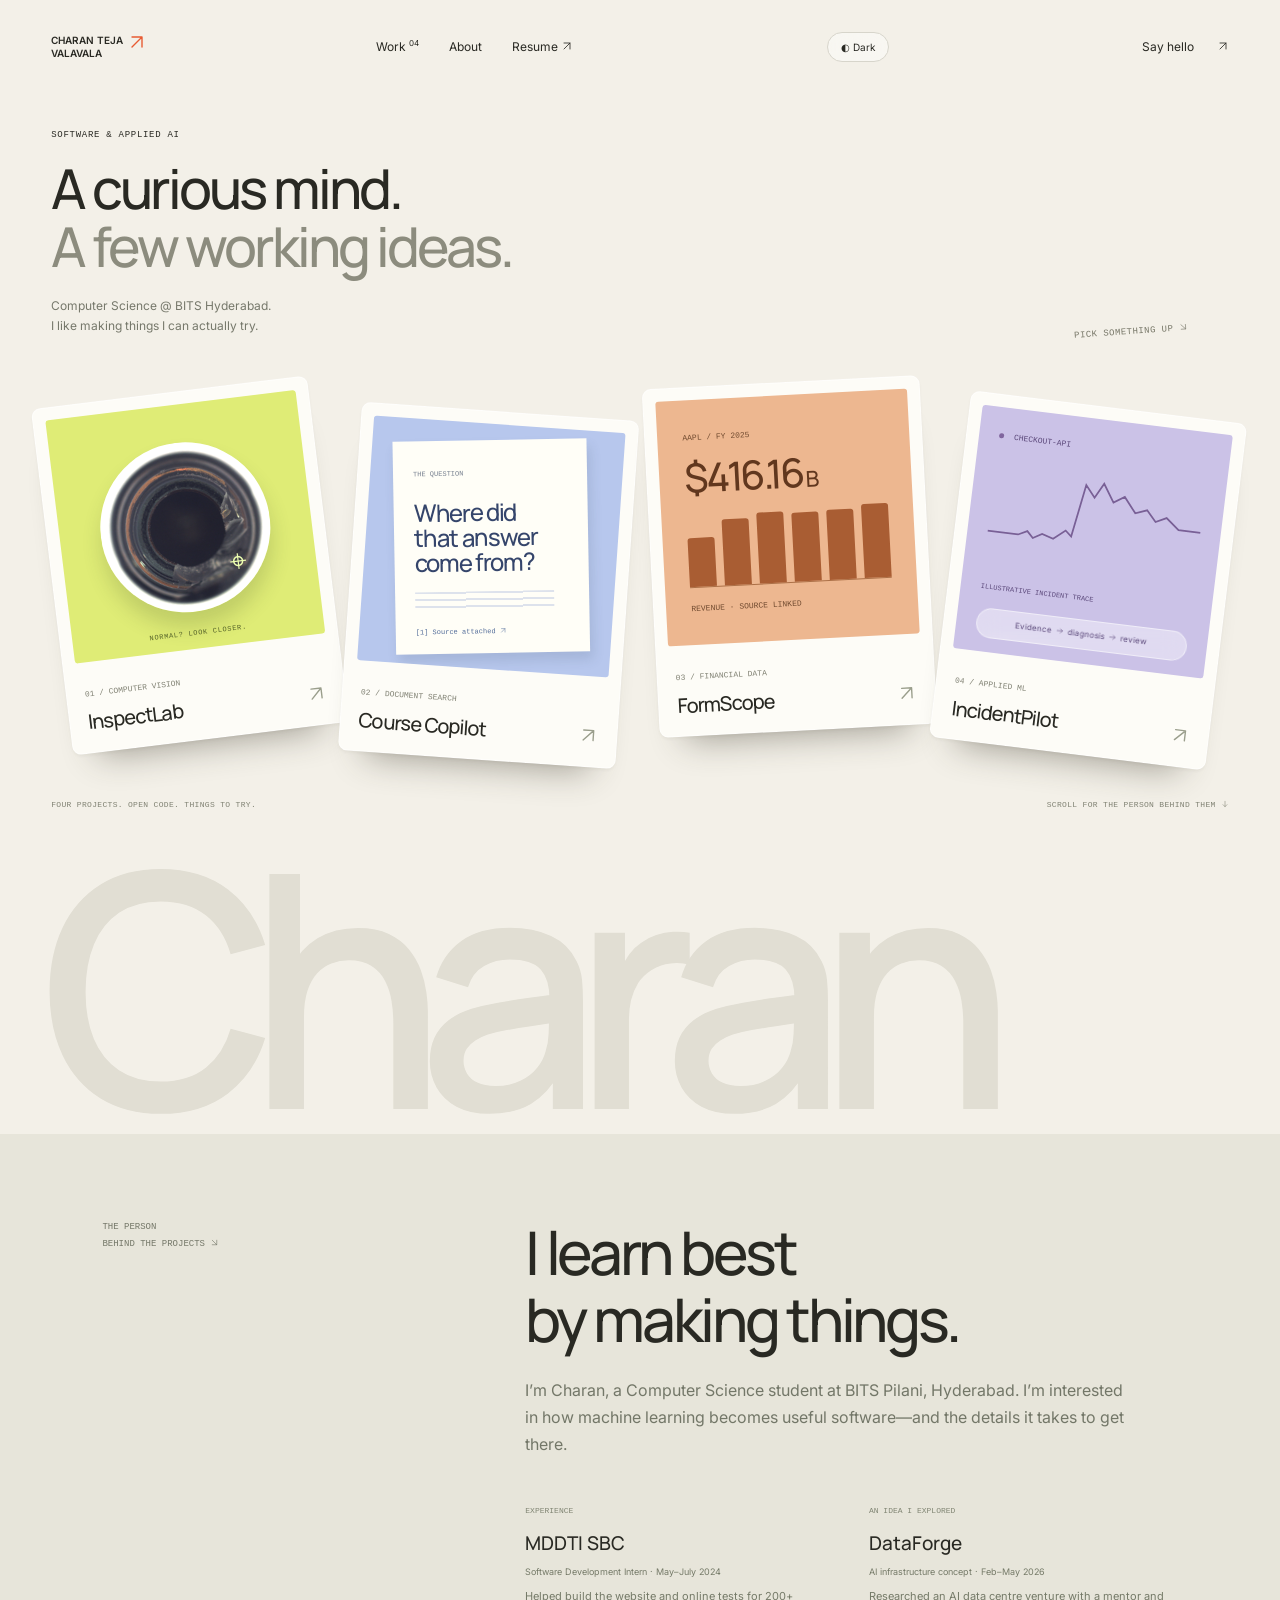
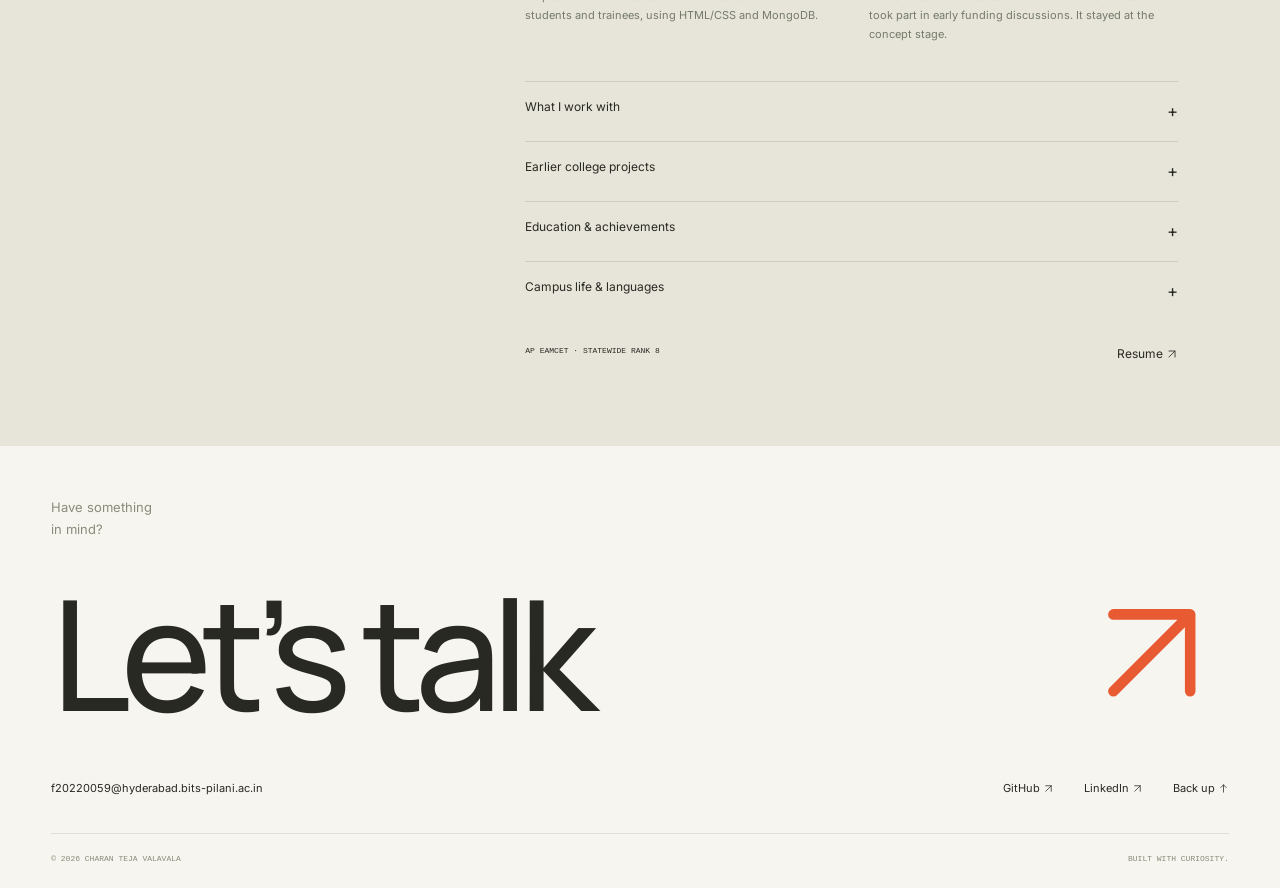
<file: index.html>
<!doctype html>
<html lang="en">
<head>
<meta charset="utf-8">
<meta name="viewport" content="width=device-width, initial-scale=1">
<meta name="theme-color" content="#f7f7f2">
<title>Charan Teja Valavala — Software & Applied AI</title>
<meta name="description" content="Charan Teja Valavala, Computer Science student at BITS Hyderabad. Explore my work in computer vision, document retrieval, financial data and applied machine learning.">
<link rel="canonical" href="https://charanvalavala.github.io/">
<meta property="og:title" content="Charan Valavala — Selected work">
<meta property="og:description" content="Software, machine learning, and the details in between. Four projects with code, demos and measured results.">
<meta property="og:type" content="website">
<meta property="og:url" content="https://charanvalavala.github.io/">
<meta property="og:image" content="https://charanvalavala.github.io/assets/portfolio-preview.png">
<meta name="twitter:card" content="summary_large_image">
<link rel="icon" type="image/svg+xml" href="assets/mark.svg">
<link rel="preconnect" href="https://fonts.googleapis.com">
<link rel="preconnect" href="https://fonts.gstatic.com" crossorigin>
<link href="https://fonts.googleapis.com/css2?family=Inter:wght@400;450;500;550;600;650&family=Manrope:wght@400;500;600;650;700;750;800&display=swap" rel="stylesheet">
<link rel="stylesheet" href="styles.css">
<script defer src="project-data.js"></script>
<script defer src="script.js"></script>
</head>
<body><a class="skip" href="#work">Skip to projects</a><header><a class="brand" href="#top">CHARAN TEJA<br>VALAVALA<span><svg class="arrow-icon" xmlns="http://www.w3.org/2000/svg" width="1em" height="1em" viewBox="0 0 24 24" fill="none" stroke="currentColor" stroke-width="1.65" stroke-linecap="round" stroke-linejoin="round" aria-hidden="true" focusable="false"><path d="M6 18 18 6M6 6h12v12"/></svg></span></a><nav aria-label="Main navigation"><a href="#work">Work <sup>04</sup></a><a href="#about">About</a><a href="Charan_Teja_Valavala_Resume.pdf" target="_blank" rel="noopener">Resume <svg class="arrow-icon" xmlns="http://www.w3.org/2000/svg" width="1em" height="1em" viewBox="0 0 24 24" fill="none" stroke="currentColor" stroke-width="1.65" stroke-linecap="round" stroke-linejoin="round" aria-hidden="true" focusable="false"><path d="M6 18 18 6M6 6h12v12"/></svg></a></nav><button class="theme-toggle" type="button" aria-label="Toggle dark mode" aria-pressed="false">◐ Dark</button><a class="hello" href="mailto:f20220059@hyderabad.bits-pilani.ac.in">Say hello <span><svg class="arrow-icon" xmlns="http://www.w3.org/2000/svg" width="1em" height="1em" viewBox="0 0 24 24" fill="none" stroke="currentColor" stroke-width="1.65" stroke-linecap="round" stroke-linejoin="round" aria-hidden="true" focusable="false"><path d="M6 18 18 6M6 6h12v12"/></svg></span></a></header><main id="top"><section class="collection" id="work" aria-labelledby="collection-title"><div class="collection-intro"><p>SOFTWARE & APPLIED AI</p><h1 id="collection-title">A curious mind.<br><span>A few working ideas.</span></h1><div class="intro-bottom"><p>Computer Science @ BITS Hyderabad.<br>I like making things I can actually try.</p><span class="collection-hint">PICK SOMETHING UP <svg class="arrow-icon" xmlns="http://www.w3.org/2000/svg" width="1em" height="1em" viewBox="0 0 24 24" fill="none" stroke="currentColor" stroke-width="1.65" stroke-linecap="round" stroke-linejoin="round" aria-hidden="true" focusable="false"><path d="m6 6 12 12M6 18h12V6"/></svg></span></div></div><div class="objects"><article class="object inspectlab" id="inspectlab"><a class="object-open" href="demos/inspectlab/" data-open="inspectlab" aria-label="Explore InspectLab"><div class="object-face"><div class="vision-object"><img src="demos/inspectlab/samples/bottle-0.png" width="224" height="224" alt="Broken bottle inspection sample"><span class="scan-line"></span><span class="target">⌖</span></div><span class="object-caption">NORMAL? LOOK CLOSER.</span></div><div class="object-info"><span>01 / Computer vision</span><h2>InspectLab<b><svg class="arrow-icon" xmlns="http://www.w3.org/2000/svg" width="1em" height="1em" viewBox="0 0 24 24" fill="none" stroke="currentColor" stroke-width="1.65" stroke-linecap="round" stroke-linejoin="round" aria-hidden="true" focusable="false"><path d="M6 18 18 6M6 6h12v12"/></svg></b></h2></div></a></article><article class="object course-copilot" id="course-copilot"><a class="object-open" href="demos/course-copilot/" data-open="course-copilot" aria-label="Explore Course Copilot"><div class="object-face"><div class="paper-object"><span>THE QUESTION</span><p>Where did<br>that answer<br>come from?</p><div class="paper-lines"></div><b>[1] Source attached <svg class="arrow-icon" xmlns="http://www.w3.org/2000/svg" width="1em" height="1em" viewBox="0 0 24 24" fill="none" stroke="currentColor" stroke-width="1.65" stroke-linecap="round" stroke-linejoin="round" aria-hidden="true" focusable="false"><path d="M6 18 18 6M6 6h12v12"/></svg></b></div></div><div class="object-info"><span>02 / Document search</span><h2>Course Copilot<b><svg class="arrow-icon" xmlns="http://www.w3.org/2000/svg" width="1em" height="1em" viewBox="0 0 24 24" fill="none" stroke="currentColor" stroke-width="1.65" stroke-linecap="round" stroke-linejoin="round" aria-hidden="true" focusable="false"><path d="M6 18 18 6M6 6h12v12"/></svg></b></h2></div></a></article><article class="object formscope" id="formscope"><a class="object-open" href="demos/formscope/" data-open="formscope" aria-label="Explore FormScope"><div class="object-face"><div class="finance-object"><span>AAPL / FY 2025</span><strong>$416.16<small>B</small></strong><div class="chart" aria-label="Apple annual revenue from 2020 to 2025"><i style="height:66%"></i><i style="height:88%"></i><i style="height:95%"></i><i style="height:92%"></i><i style="height:94%"></i><i style="height:100%"></i></div><span>REVENUE · SOURCE LINKED</span></div></div><div class="object-info"><span>03 / Financial data</span><h2>FormScope<b><svg class="arrow-icon" xmlns="http://www.w3.org/2000/svg" width="1em" height="1em" viewBox="0 0 24 24" fill="none" stroke="currentColor" stroke-width="1.65" stroke-linecap="round" stroke-linejoin="round" aria-hidden="true" focusable="false"><path d="M6 18 18 6M6 6h12v12"/></svg></b></h2></div></a></article><article class="object incidentpilot" id="incidentpilot"><a class="object-open" href="demos/incidentpilot/" data-open="incidentpilot" aria-label="Explore IncidentPilot"><div class="object-face"><div class="system-object"><span class="system-label"><i></i> CHECKOUT-API</span><svg viewBox="0 0 240 90"><path d="M0 75H35L45 70 52 77 62 71 75 75 88 64 95 70 105 10 116 23 125 6 138 26 150 18 164 35 177 30 188 42 200 36 215 48H240"/></svg><span>ILLUSTRATIVE INCIDENT TRACE</span><div class="system-pill">Evidence <svg class="arrow-icon" xmlns="http://www.w3.org/2000/svg" width="1em" height="1em" viewBox="0 0 24 24" fill="none" stroke="currentColor" stroke-width="1.65" stroke-linecap="round" stroke-linejoin="round" aria-hidden="true" focusable="false"><path d="M4 12h16m-6-6 6 6-6 6"/></svg> diagnosis <svg class="arrow-icon" xmlns="http://www.w3.org/2000/svg" width="1em" height="1em" viewBox="0 0 24 24" fill="none" stroke="currentColor" stroke-width="1.65" stroke-linecap="round" stroke-linejoin="round" aria-hidden="true" focusable="false"><path d="M4 12h16m-6-6 6 6-6 6"/></svg> review</div></div></div><div class="object-info"><span>04 / Applied ML</span><h2>IncidentPilot<b><svg class="arrow-icon" xmlns="http://www.w3.org/2000/svg" width="1em" height="1em" viewBox="0 0 24 24" fill="none" stroke="currentColor" stroke-width="1.65" stroke-linecap="round" stroke-linejoin="round" aria-hidden="true" focusable="false"><path d="M6 18 18 6M6 6h12v12"/></svg></b></h2></div></a></article></div><div class="collection-footer"><span>FOUR PROJECTS. OPEN CODE. THINGS TO TRY.</span><span>SCROLL FOR THE PERSON BEHIND THEM <svg class="arrow-icon" xmlns="http://www.w3.org/2000/svg" width="1em" height="1em" viewBox="0 0 24 24" fill="none" stroke="currentColor" stroke-width="1.65" stroke-linecap="round" stroke-linejoin="round" aria-hidden="true" focusable="false"><path d="M12 4v16m-6-6 6 6 6-6"/></svg></span></div><div class="big-name" aria-hidden="true">Charan</div></section><section class="about" id="about"><div class="about-label">THE PERSON<br>BEHIND THE PROJECTS <svg class="arrow-icon" xmlns="http://www.w3.org/2000/svg" width="1em" height="1em" viewBox="0 0 24 24" fill="none" stroke="currentColor" stroke-width="1.65" stroke-linecap="round" stroke-linejoin="round" aria-hidden="true" focusable="false"><path d="m6 6 12 12M6 18h12V6"/></svg></div><div class="about-main"><h2>I learn best<br>by making things.</h2><p>I’m Charan, a Computer Science student at BITS Pilani, Hyderabad. I’m interested in how machine learning becomes useful software—and the details it takes to get there.</p><div class="background"><div><span>EXPERIENCE</span><h3>MDDTI SBC</h3><p>Software Development Intern · May–July 2024</p><p>Helped build the website and online tests for 200+ students and trainees, using HTML/CSS and MongoDB.</p></div><div><span>AN IDEA I EXPLORED</span><h3>DataForge</h3><p>AI infrastructure concept · Feb–May 2026</p><p>Researched an AI data centre venture with a mentor and took part in early funding discussions. It stayed at the concept stage.</p></div></div><details><summary>What I work with <span>+</span></summary><p>Python, SQL, C, C++, Java, JavaScript, HTML/CSS · NumPy, Pandas, Matplotlib, scikit-learn, OpenCV, PyTorch, Sentence Transformers, ONNX · FastAPI, MongoDB, SQLite, Git, Docker, pytest, GitHub Actions.</p></details><details><summary>Earlier college projects <span>+</span></summary><p><b>Diabetic Retinopathy Detection:</b> OpenCV texture and colour features with scikit-learn SVM classifiers.</p><p><b>Object Tracking with Reinforcement Learning:</b> A stochastic grid environment comparing on-policy and off-policy Monte Carlo control.</p></details><details><summary>Education & achievements <span>+</span></summary><p><b>BITS Pilani, Hyderabad Campus:</b> B.E. Computer Science, currently enrolled.</p><p>Relevant coursework: Object-Oriented Programming, Machine Learning, Reinforcement Learning, Foundations of Data Science, Data Structures and Algorithms, Database Systems and Artificial Intelligence.</p><p><b>Narayana Junior College:</b> Class XII, 98.1% (2022).<br><b>Narayana High School:</b> Class X, 10 GPA (2020).<br><b>AP EAMCET:</b> Statewide rank 8.</p></details><details><summary>Campus life & languages <span>+</span></summary><p>Helped with behind-the-scenes operations for ARENA through the Department of Firewallz. Participated in cultural events and native-language activities with Brindavanam.</p><p>Languages: English, Hindi and Telugu.</p></details><div class="about-bottom"><span>AP EAMCET · STATEWIDE RANK 8</span><a href="Charan_Teja_Valavala_Resume.pdf">Resume <svg class="arrow-icon" xmlns="http://www.w3.org/2000/svg" width="1em" height="1em" viewBox="0 0 24 24" fill="none" stroke="currentColor" stroke-width="1.65" stroke-linecap="round" stroke-linejoin="round" aria-hidden="true" focusable="false"><path d="M6 18 18 6M6 6h12v12"/></svg></a></div></div></section><footer id="contact"><p>Have something<br>in mind?</p><a class="contact-cta" href="mailto:f20220059@hyderabad.bits-pilani.ac.in">Let’s talk<span><svg class="arrow-icon" xmlns="http://www.w3.org/2000/svg" width="1em" height="1em" viewBox="0 0 24 24" fill="none" stroke="currentColor" stroke-width="1.65" stroke-linecap="round" stroke-linejoin="round" aria-hidden="true" focusable="false"><path d="M6 18 18 6M6 6h12v12"/></svg></span></a><div class="footer-row"><a href="mailto:f20220059@hyderabad.bits-pilani.ac.in">f20220059@hyderabad.bits-pilani.ac.in</a><div><a href="https://github.com/charanvalavala">GitHub <svg class="arrow-icon" xmlns="http://www.w3.org/2000/svg" width="1em" height="1em" viewBox="0 0 24 24" fill="none" stroke="currentColor" stroke-width="1.65" stroke-linecap="round" stroke-linejoin="round" aria-hidden="true" focusable="false"><path d="M6 18 18 6M6 6h12v12"/></svg></a><a href="https://www.linkedin.com/in/valavala-charan-teja-b02815251/">LinkedIn <svg class="arrow-icon" xmlns="http://www.w3.org/2000/svg" width="1em" height="1em" viewBox="0 0 24 24" fill="none" stroke="currentColor" stroke-width="1.65" stroke-linecap="round" stroke-linejoin="round" aria-hidden="true" focusable="false"><path d="M6 18 18 6M6 6h12v12"/></svg></a><a href="#top">Back up <svg class="arrow-icon" xmlns="http://www.w3.org/2000/svg" width="1em" height="1em" viewBox="0 0 24 24" fill="none" stroke="currentColor" stroke-width="1.65" stroke-linecap="round" stroke-linejoin="round" aria-hidden="true" focusable="false"><path d="M12 20V4m-6 6 6-6 6 6"/></svg></a></div></div><div class="copyright">© 2026 CHARAN TEJA VALAVALA <span>BUILT WITH CURIOSITY.</span></div></footer></main><dialog aria-labelledby="project-title"><div class="dialog-bar"><span id="project-category"></span><button class="close" aria-label="Close project">Close ✕</button></div><div class="dialog-layout"><div class="dialog-image"><img id="project-image" width="1440" height="900" alt=""></div><div class="dialog-copy"><span id="project-number"></span><h2 id="project-title"></h2><p id="project-description"></p><div class="dialog-actions"><a id="demo-link" class="demo-button">Explore demo <svg class="arrow-icon" xmlns="http://www.w3.org/2000/svg" width="1em" height="1em" viewBox="0 0 24 24" fill="none" stroke="currentColor" stroke-width="1.65" stroke-linecap="round" stroke-linejoin="round" aria-hidden="true" focusable="false"><path d="M6 18 18 6M6 6h12v12"/></svg></a><a id="code-link" target="_blank" rel="noopener">Code <svg class="arrow-icon" xmlns="http://www.w3.org/2000/svg" width="1em" height="1em" viewBox="0 0 24 24" fill="none" stroke="currentColor" stroke-width="1.65" stroke-linecap="round" stroke-linejoin="round" aria-hidden="true" focusable="false"><path d="M6 18 18 6M6 6h12v12"/></svg></a></div><p class="demo-kind" id="demo-kind"></p><details><summary>Results & build notes <span>+</span></summary><div id="project-notes"></div></details></div></div></dialog></body></html>
</file>
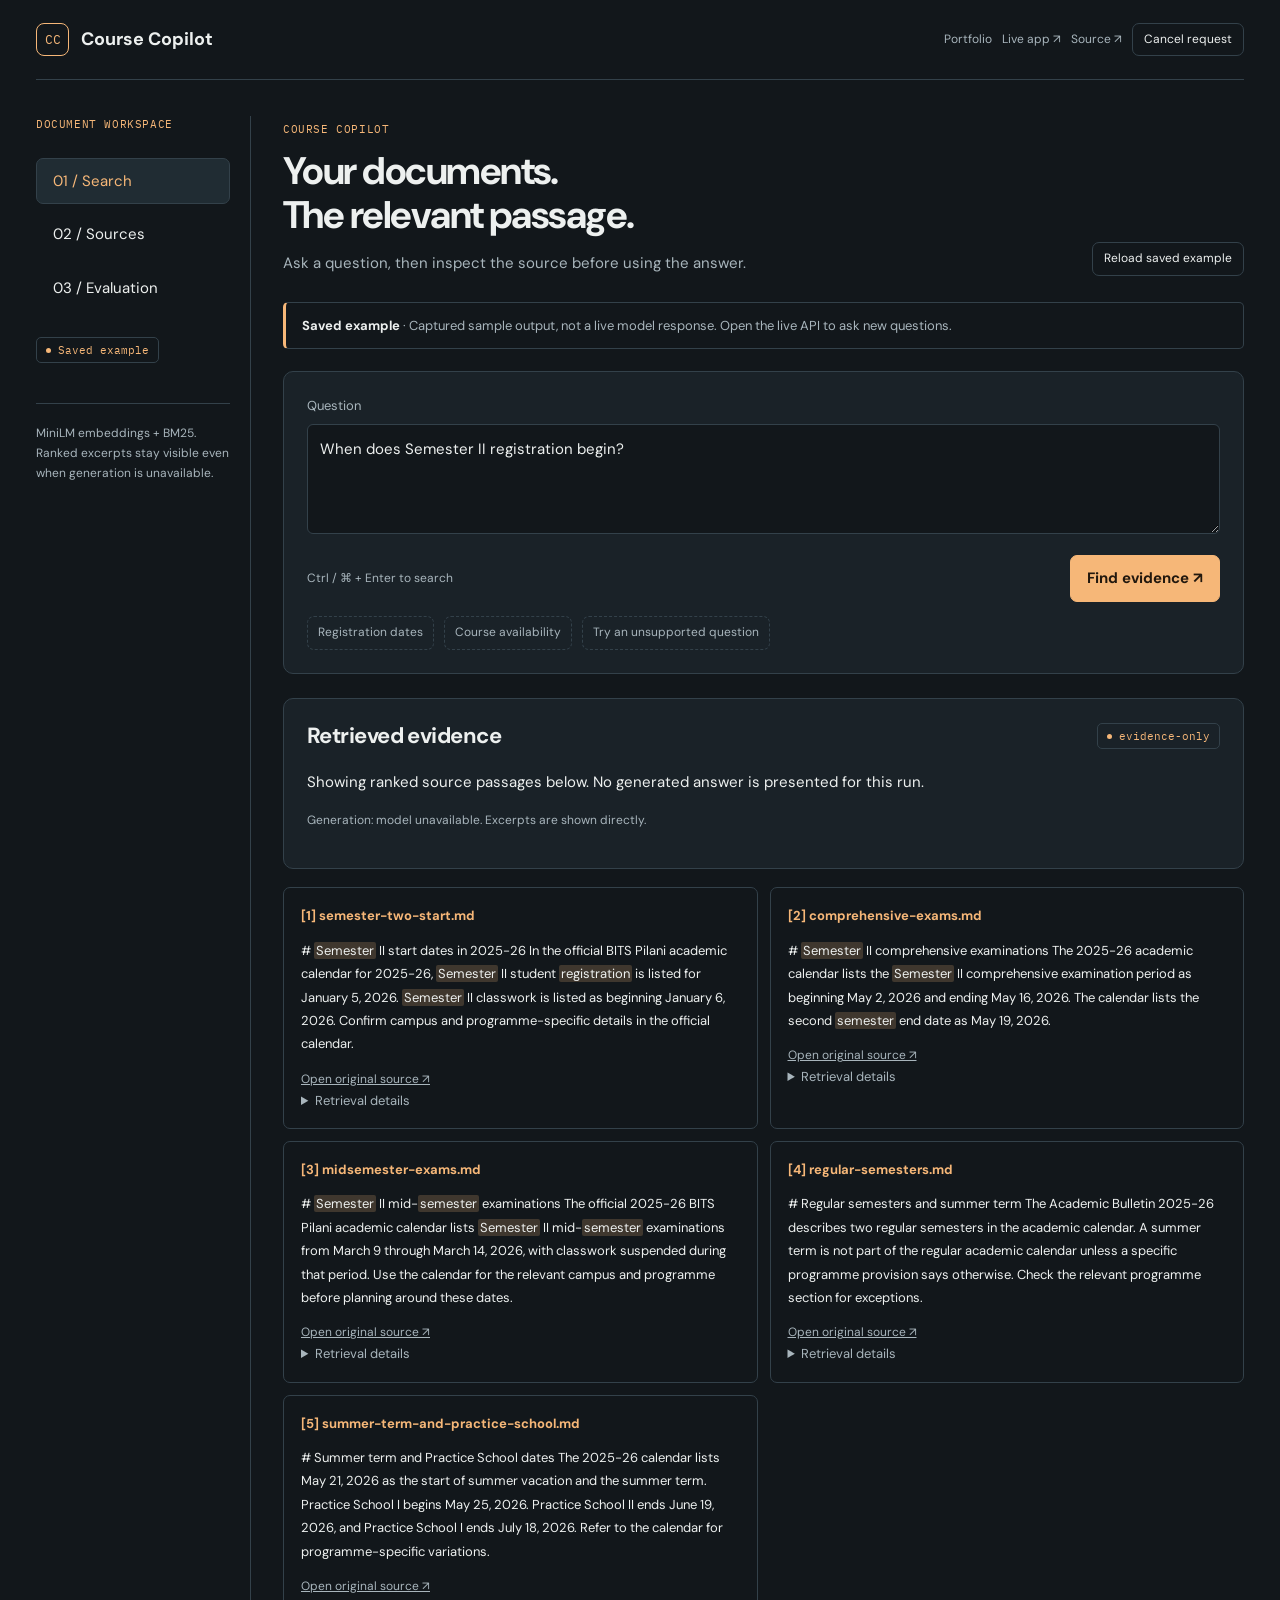
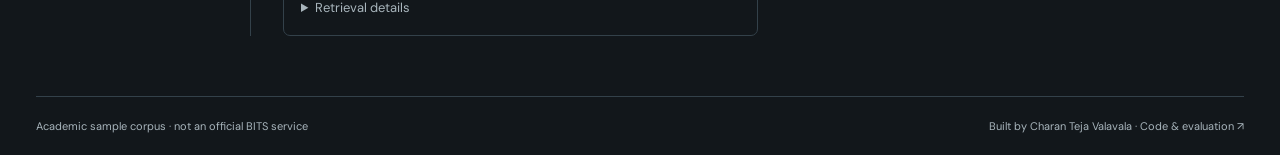
<file: demos/course-copilot/index.html>
<!doctype html>
<html lang="en">
  <head>
    <meta charset="utf-8" />
    <meta name="viewport" content="width=device-width, initial-scale=1" />
    <meta name="theme-color" content="#12171b" />
    <title>Course Copilot | Charan Teja Valavala</title>
    <link rel="stylesheet" href="./styles.css" />
  </head>
  <body data-saved="true" style="--accent: #f6b778">
    <div class="shell">
      <header>
        <a href="#main" class="brand"
          ><span class="logo">CC</span>Course Copilot</a
        >
        <nav>
          <a class="optional" href="https://charanvalavala.github.io"
            >Portfolio</a
          ><a
            href="https://charan-course-copilot.onrender.com/?v=20261031"
            target="_blank"
            rel="noopener"
            >Live app ↗</a
          ><a
            class="optional"
            href="https://github.com/charanvalavala/course-copilot"
            target="_blank"
            rel="noopener"
            >Source ↗</a
          ><button id="cancel" class="small">Cancel request</button>
        </nav>
      </header>
      <main id="main">
        <div class="workspace">
          <aside class="rail">
            <div class="eyebrow">Document workspace</div>
            <nav>
              <button class="active" aria-pressed="true" data-panel="ask">
                01 / Search</button
              ><button aria-pressed="false" data-panel="sources">
                02 / Sources</button
              ><button aria-pressed="false" data-panel="eval">
                03 / Evaluation
              </button>
            </nav>
            <span id="health" class="badge">Connecting</span>
            <div class="rail-note">
              <p class="quiet">
                MiniLM embeddings + BM25. Ranked excerpts stay visible even when
                generation is unavailable.
              </p>
            </div>
          </aside>
          <div>
            <div class="page-title">
              <div>
                <span class="eyebrow">Course Copilot</span>
                <h1>Your documents.<br />The relevant passage.</h1>
                <p>
                  Ask a question, then inspect the source before using the
                  answer.
                </p>
              </div>
              <button id="saved" class="small">View saved example ↗</button>
            </div>
            <div id="mode" class="notice">
              Live document search. The saved example works without the API.
            </div>
            <section data-view="ask">
              <div class="panel">
                <label for="question">Question</label
                ><textarea
                  id="question"
                  placeholder="When does Semester II registration begin?"
                ></textarea>
                <div class="ask-actions">
                  <span>Ctrl / ⌘ + Enter to search</span
                  ><button id="ask" class="primary">Find evidence ↗</button>
                </div>
                <div class="samples">
                  <button
                    data-question="When does Semester II registration begin?"
                  >
                    Registration dates</button
                  ><button
                    data-question="Does a bulletin listing guarantee a course will be offered?"
                  >
                    Course availability</button
                  ><button
                    data-question="What is the weather forecast tomorrow?"
                  >
                    Try an unsupported question
                  </button>
                </div>
              </div>
              <div id="results" class="result" aria-live="polite">
                <div class="empty">
                  <div class="big">⌕</div>
                  <h2>Start with a question.</h2>
                  <p>The answer mode and source passages will appear here.</p>
                </div>
              </div>
            </section>
            <section data-view="sources" hidden>
              <div class="panel">
                <div class="panel-head">
                  <h2>Source library</h2>
                  <span id="doc-count" class="badge">Sources</span>
                </div>
                <div id="documents"></div>
                <div id="upload-area">
                  <label for="upload"
                    >Add a PDF, TXT or Markdown file, up to 8 MB</label
                  ><input
                    class="file-input"
                    id="upload"
                    type="file"
                    accept=".pdf,.txt,.md"
                  /><button id="seed" class="small">Load sample sources</button>
                </div>
                <p class="mode-note">
                  Text PDFs only. Use documents you have permission to process.
                  Public demos disable uploads and deletion.
                </p>
              </div>
            </section>
            <section data-view="eval" hidden>
              <div class="panel">
                <div class="panel-head">
                  <h2>Retrieval evaluation</h2>
                  <button id="evaluate" class="primary">
                    Run live evaluation
                  </button>
                </div>
                <h3>Public SciFact benchmark</h3>
                <p>
                  Hybrid Hit@5: <strong>78.7%</strong> · Lexical: 76.0% · Dense:
                  69.7%
                </p>
                <p class="quiet">
                  300 published test queries over 5,183 abstracts, using fixed
                  existing settings. Document relevance, not answer correctness.
                  Offline benchmark; this button runs the smaller application
                  check below.
                </p>
                <a
                  href="https://github.com/charanvalavala/course-copilot/blob/main/reports/public-scifact.json"
                  >Full public benchmark report ↗</a
                >
                <p class="quiet">
                  The original application set has 52 answerable questions and
                  15 out-of-scope prompts. These scores measure source
                  retrieval, not generated-answer correctness.
                </p>
                <div id="metrics"></div>
                <details>
                  <summary>Challenge benchmark &amp; methodology</summary>
                  <div id="challenge"></div>
                  <p class="quiet">
                    The separate challenge uses fictional policy documents,
                    passage-level labels, archived versions, ambiguity and
                    out-of-scope prompts. It is manually authored, not an
                    independent user study.
                  </p>
                </details>
                <label for="eval-upload">Evaluate your own JSONL set</label
                ><input id="eval-upload" type="file" accept=".jsonl" /><button
                  id="custom-eval"
                  class="small"
                >
                  Run uploaded set
                </button>
              </div>
            </section>
          </div>
        </div>
      </main>
      <footer>
        <span>Academic sample corpus · not an official BITS service</span
        ><span
          >Built by Charan Teja Valavala ·
          <a href="https://github.com/charanvalavala/course-copilot"
            >Code &amp; evaluation ↗</a
          ></span
        >
      </footer>
    </div>
    <button
      id="feedback"
      class="feedback"
      role="status"
      aria-live="polite"
      hidden
    ></button>
    <script type="module" src="./app.js"></script>
  </body>
</html>
</file>
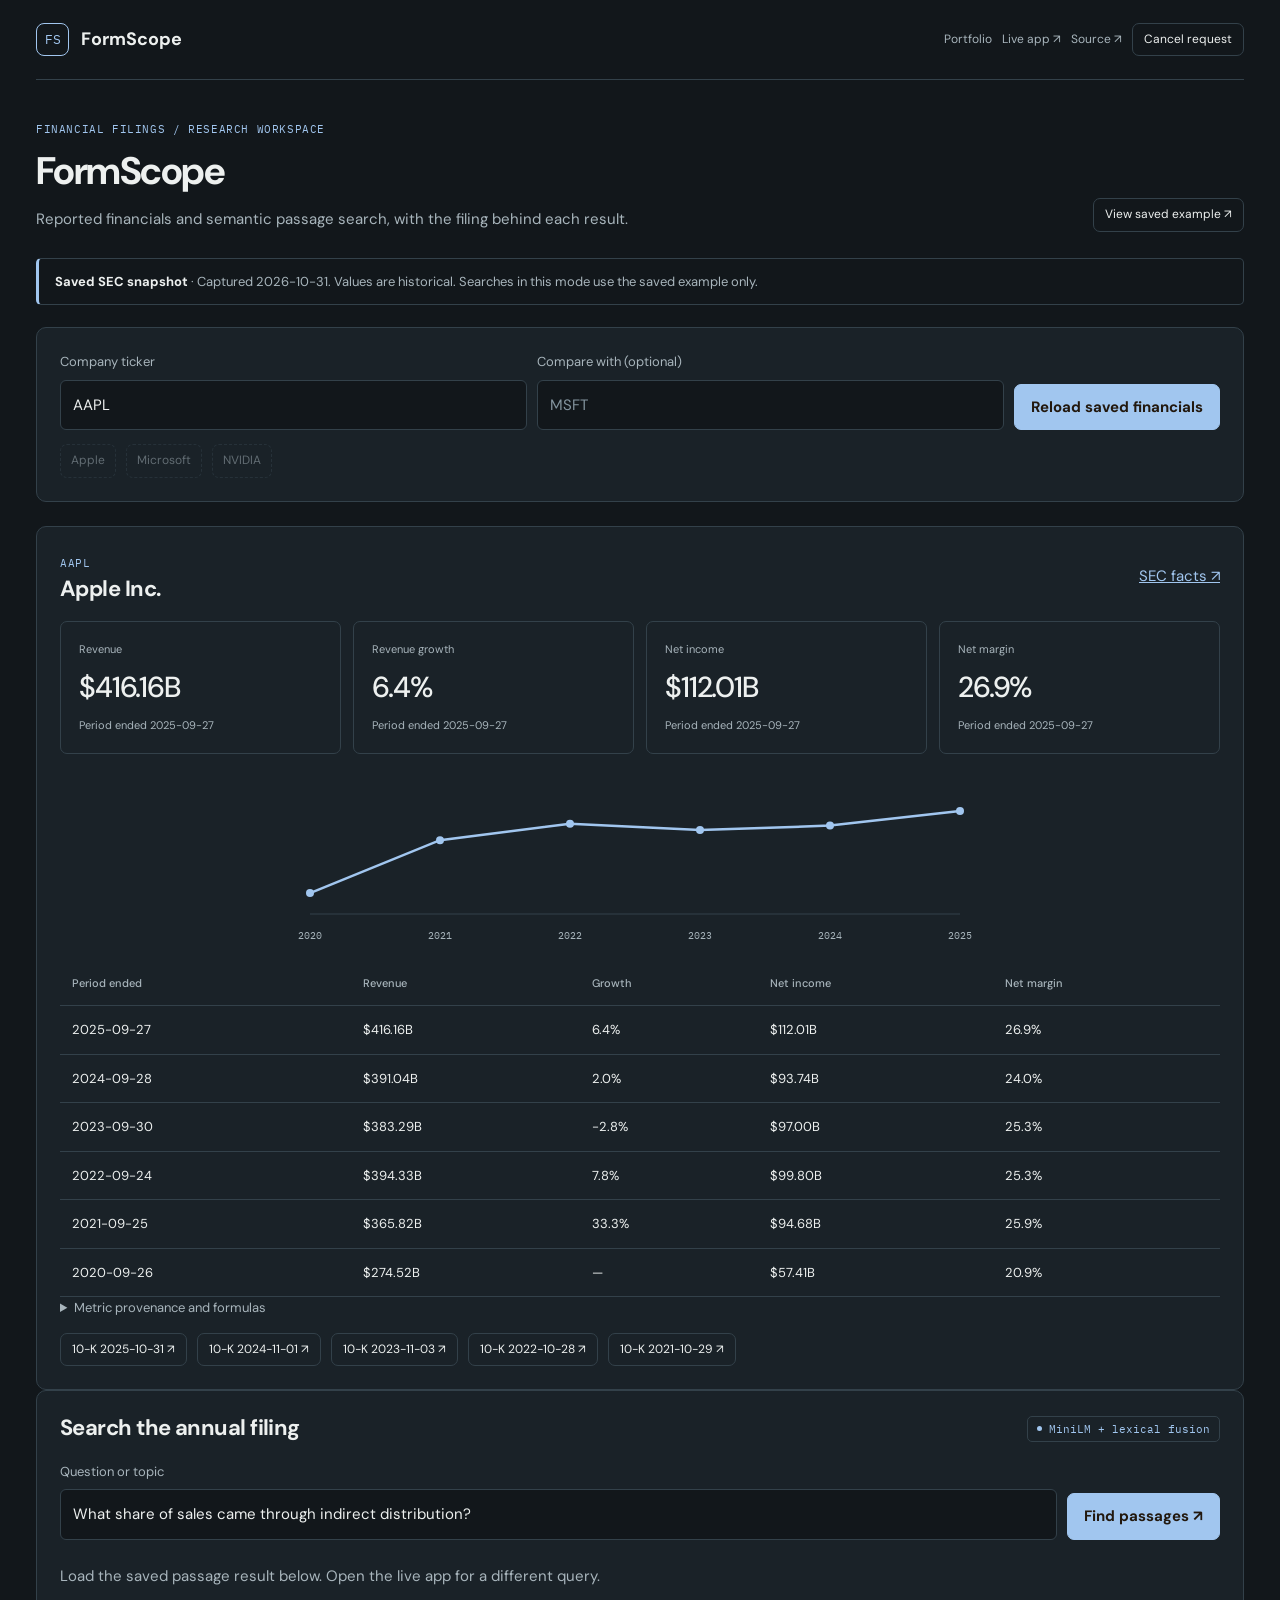
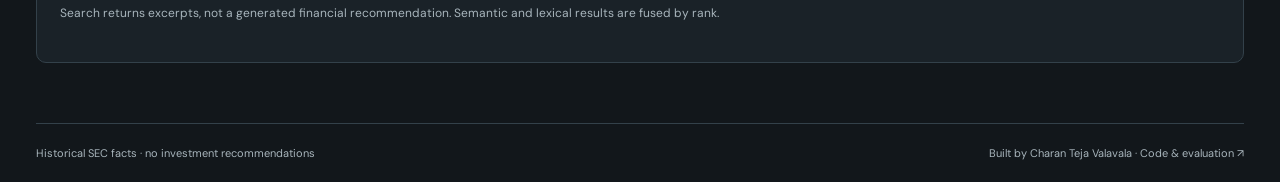
<file: demos/formscope/index.html>
<!doctype html>
<html lang="en">
  <head>
    <meta charset="utf-8" />
    <meta name="viewport" content="width=device-width, initial-scale=1" />
    <meta name="theme-color" content="#12171b" />
    <title>FormScope | Charan Teja Valavala</title>
    <link rel="stylesheet" href="./styles.css" />
  </head>
  <body data-saved="true" style="--accent: #a1c6ef">
    <div class="shell">
      <header>
        <a href="#main" class="brand"><span class="logo">FS</span>FormScope</a>
        <nav>
          <a class="optional" href="https://charanvalavala.github.io"
            >Portfolio</a
          ><a
            href="https://charan-formscope.onrender.com/?v=20261031"
            target="_blank"
            rel="noopener"
            >Live app ↗</a
          ><a
            class="optional"
            href="https://github.com/charanvalavala/formscope"
            target="_blank"
            rel="noopener"
            >Source ↗</a
          ><button id="cancel" class="small">Cancel request</button>
        </nav>
      </header>
      <main id="main">
        <div class="page-title">
          <div>
            <span class="eyebrow">Financial filings / research workspace</span>
            <h1>FormScope</h1>
            <p>
              Reported financials and semantic passage search, with the filing
              behind each result.
            </p>
          </div>
          <button id="saved" class="small">View saved example ↗</button>
        </div>
        <div id="mode" class="notice">
          Live SEC data · Semantic search uses quantized MiniLM embeddings.
          Saved examples load without the API.
        </div>
        <section class="panel">
          <form id="company-form">
            <div class="form-row">
              <div>
                <label for="ticker">Company ticker</label
                ><input id="ticker" value="AAPL" maxlength="10" />
              </div>
              <div>
                <label for="compare-ticker">Compare with (optional)</label
                ><input id="compare-ticker" placeholder="MSFT" maxlength="10" />
              </div>
              <button id="analyze" class="primary" type="submit">
                Load financials ↗
              </button>
            </div>
          </form>
          <div class="samples">
            <button data-ticker="AAPL">Apple</button
            ><button data-ticker="MSFT">Microsoft</button
            ><button data-ticker="NVDA">NVIDIA</button>
          </div>
        </section>
        <div id="report" class="result">
          <div class="empty">
            <div class="big">↗</div>
            <h2>Choose a company to begin.</h2>
            <p>
              Compare annual revenue, profitability, and the underlying reported
              periods.
            </p>
          </div>
        </div>
        <section id="search-panel" class="panel hidden">
          <div class="panel-head">
            <h2>Search the annual filing</h2>
            <span class="badge">MiniLM + lexical fusion</span>
          </div>
          <form id="filing-form">
            <div class="form-row">
              <div>
                <label for="filing-question">Question or topic</label
                ><input
                  id="filing-question"
                  value="What could disrupt the supply of essential components?"
                  maxlength="500"
                />
              </div>
              <button id="find" class="primary" type="submit">
                Find passages ↗
              </button>
            </div>
          </form>
          <div id="search-results" class="result" aria-live="polite"></div>
          <p class="mode-note">
            Search returns excerpts, not a generated financial recommendation.
            Semantic and lexical results are fused by rank.
          </p>
        </section>
      </main>
      <footer>
        <span>Historical SEC facts · no investment recommendations</span
        ><span
          >Built by Charan Teja Valavala ·
          <a href="https://github.com/charanvalavala/formscope"
            >Code &amp; evaluation ↗</a
          ></span
        >
      </footer>
    </div>
    <button
      id="feedback"
      class="feedback"
      role="status"
      aria-live="polite"
      hidden
    ></button>
    <script type="module" src="./app.js"></script>
  </body>
</html>
</file>
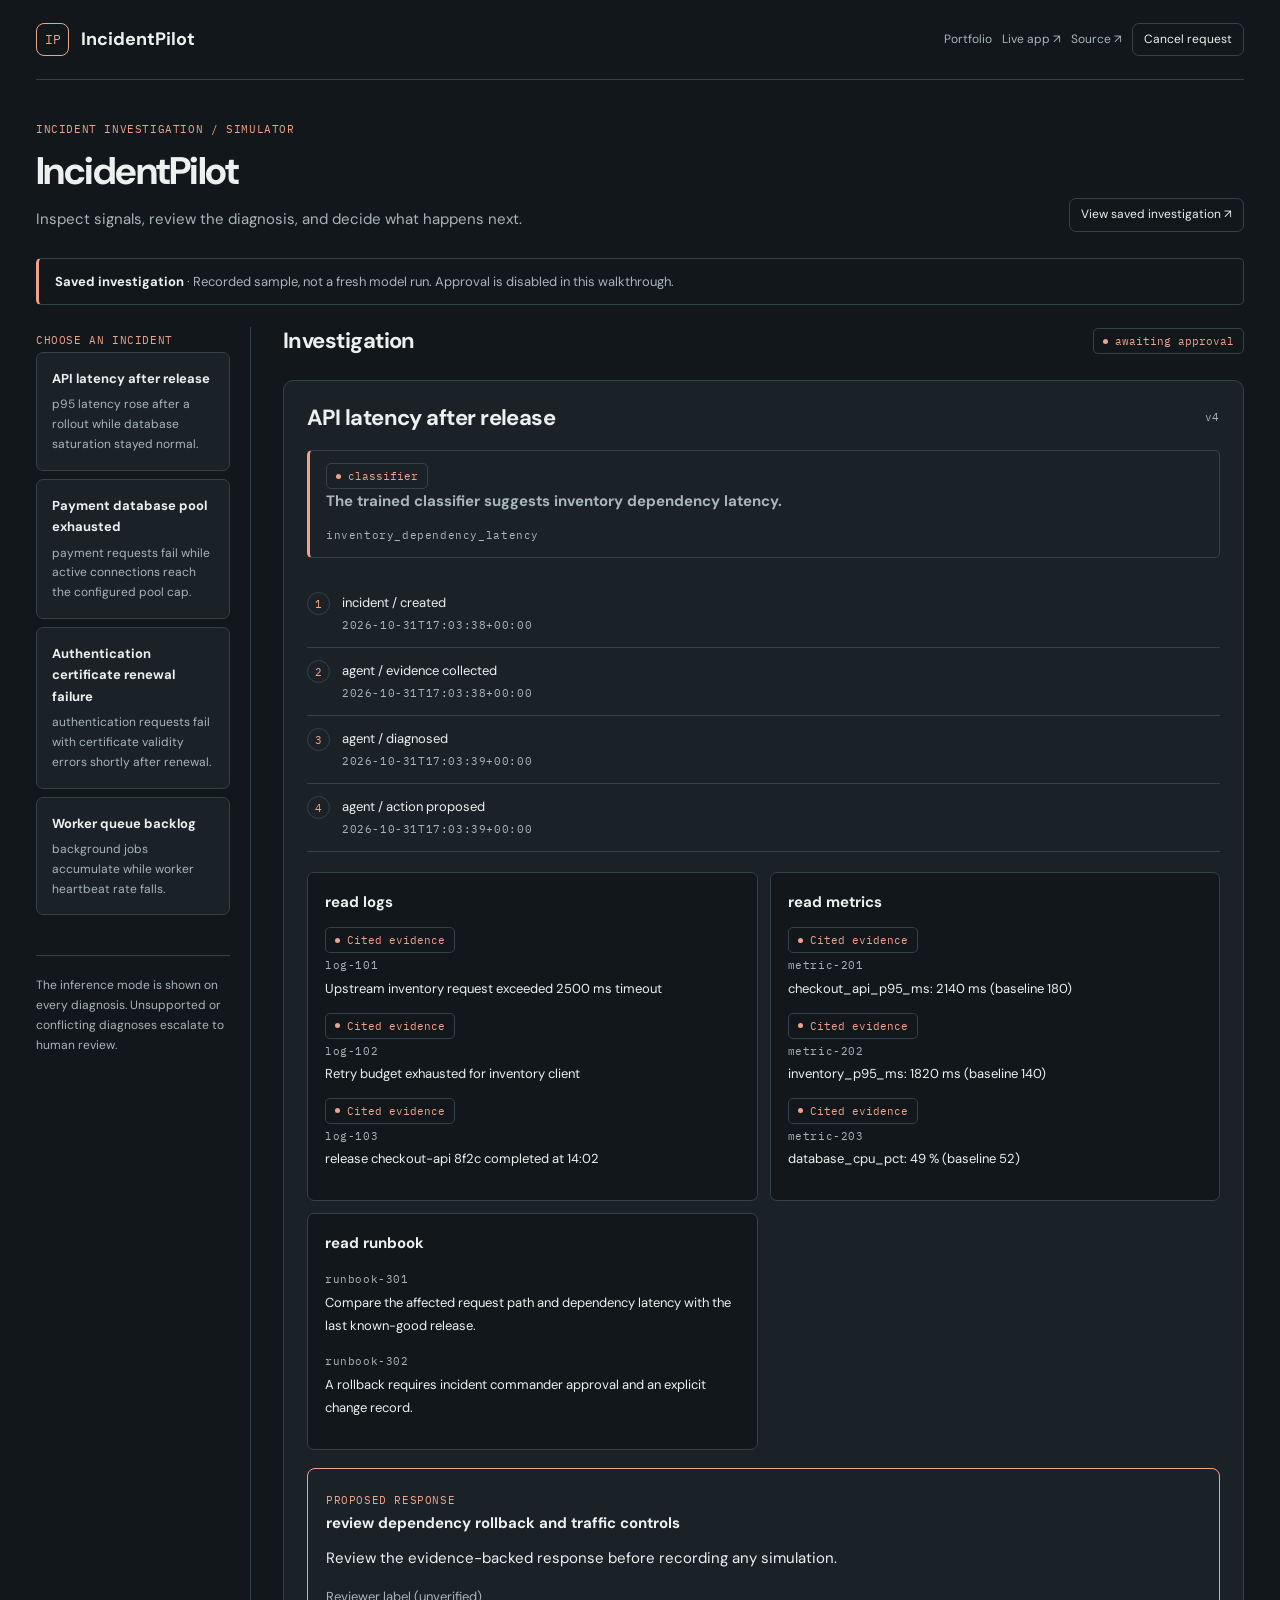
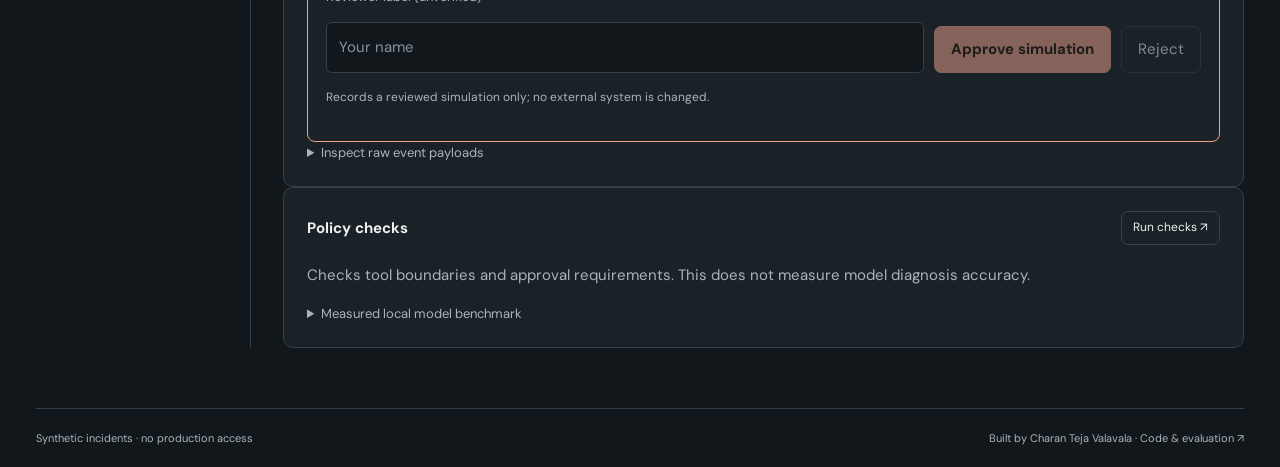
<file: demos/incidentpilot/index.html>
<!doctype html>
<html lang="en">
  <head>
    <meta charset="utf-8" />
    <meta name="viewport" content="width=device-width, initial-scale=1" />
    <meta name="theme-color" content="#12171b" />
    <title>IncidentPilot | Charan Teja Valavala</title>
    <link rel="stylesheet" href="./styles.css" />
  </head>
  <body data-saved="true" style="--accent: #f0a38c">
    <div class="shell">
      <header>
        <a href="#main" class="brand"
          ><span class="logo">IP</span>IncidentPilot</a
        >
        <nav>
          <a class="optional" href="https://charanvalavala.github.io"
            >Portfolio</a
          ><a
            href="https://charan-incidentpilot.onrender.com/?v=20261031"
            target="_blank"
            rel="noopener"
            >Live app ↗</a
          ><a
            class="optional"
            href="https://github.com/charanvalavala/incidentpilot"
            target="_blank"
            rel="noopener"
            >Source ↗</a
          ><button id="cancel" class="small">Cancel request</button>
        </nav>
      </header>
      <main id="main">
        <div class="page-title">
          <div>
            <span class="eyebrow">Incident investigation / simulator</span>
            <h1>IncidentPilot</h1>
            <p>
              Inspect signals, review the diagnosis, and decide what happens
              next.
            </p>
          </div>
          <button id="saved" class="small">View saved investigation ↗</button>
        </div>
        <div id="mode" class="notice">
          <strong>Simulation only.</strong> Tools read bundled data. Approval
          records a decision; it never changes a production system.
        </div>
        <div class="workspace">
          <aside class="rail">
            <span class="eyebrow">Choose an incident</span>
            <div id="scenarios" class="scenario-list"></div>
            <div class="rail-note">
              <p class="quiet">
                The inference mode is shown on every diagnosis. Unsupported or
                conflicting diagnoses escalate to human review.
              </p>
            </div>
          </aside>
          <section>
            <div class="panel-head">
              <h2>Investigation</h2>
              <span id="status" class="badge">Waiting</span>
            </div>
            <div id="investigation" aria-live="polite">
              <div class="panel empty">
                <div class="big">⌁</div>
                <h2>Select a scenario.</h2>
                <p>
                  Evidence, reasoning mode, and the decision gate will appear
                  here.
                </p>
              </div>
            </div>
            <div class="panel">
              <div class="panel-head">
                <h3>Policy checks</h3>
                <button id="evaluate" class="small">Run checks ↗</button>
              </div>
              <p class="quiet">
                Checks tool boundaries and approval requirements. This does not
                measure model diagnosis accuracy.
              </p>
              <div id="eval-result"></div>
              <details>
                <summary>Measured local model benchmark</summary>
                <pre id="benchmark">
Load a saved investigation to see the recorded benchmark.</pre
                >
              </details>
            </div>
          </section>
        </div>
      </main>
      <footer>
        <span>Synthetic incidents · no production access</span
        ><span
          >Built by Charan Teja Valavala ·
          <a href="https://github.com/charanvalavala/incidentpilot"
            >Code &amp; evaluation ↗</a
          ></span
        >
      </footer>
    </div>
    <button
      id="feedback"
      class="feedback"
      role="status"
      aria-live="polite"
      hidden
    ></button>
    <script type="module" src="./app.js"></script>
  </body>
</html>
</file>
<file: styles.css>
*{box-sizing:border-box}html{scroll-behavior:smooth;scroll-padding-top:30px}body{margin:0;background:#f3f0e8;color:#292923;font:14px/1.7 Inter,sans-serif;-webkit-font-smoothing:antialiased}a{color:inherit;text-decoration:none}button,input{font:inherit}button,summary{cursor:pointer}a:focus-visible,button:focus-visible,summary:focus-visible{outline:3px solid #f35b32;outline-offset:6px}h1,h2,h3,p{margin:0}h1,h2,h3{font-family:Manrope,sans-serif;font-weight:500;line-height:1.1}header{display:flex;align-items:center;justify-content:space-between;padding:32px 4vw;position:relative;z-index:10}.brand{font-size:10px;font-weight:600;line-height:1.3;position:relative}.brand span{position:absolute;right:-24px;top:-5px;font-size:20px;color:#e85b32}nav{display:flex;gap:30px;font-size:12px}nav sup{font-size:8px}.hello{font-size:12px}.hello span{margin-left:20px}.skip{position:fixed;top:-100px;background:white;padding:10px;z-index:100}.skip:focus{top:10px}.collection{position:relative;overflow:hidden;padding:36px 4vw 0;min-height:840px}.collection-intro{max-width:1250px;margin:auto}.collection-intro>p{font:9px ui-monospace,monospace;letter-spacing:.08em;margin-bottom:20px}.collection h1{font-size:clamp(36px,4.3vw,65px);letter-spacing:-.055em;line-height:1.05}.collection h1>span{color:#8c8c7e}.intro-bottom{display:flex;align-items:flex-end;justify-content:space-between;margin-top:20px}.intro-bottom p{font-size:12px;color:#76786b}.collection-hint{font:9px ui-monospace,monospace;letter-spacing:.05em;transform:rotate(-4deg);margin-right:40px;color:#777768}.objects{display:grid;grid-template-columns:repeat(4,1fr);gap:22px;max-width:1250px;margin:55px auto 30px;position:relative;z-index:2;perspective:1200px}.object{--rotate:-7deg;transform:rotate(var(--rotate)) translateY(var(--y,0));transition:transform .7s cubic-bezier(.2,.8,.2,1);position:relative}.object:nth-child(2){--rotate:4deg;--y:20px}.object:nth-child(3){--rotate:-3deg;--y:-9px}.object:nth-child(4){--rotate:7deg;--y:15px}.object:hover,.object:focus-within{transform:translateY(-22px) rotate(0deg);z-index:4}.object-open{display:block;background:#fdfcf7;border-radius:9px;box-shadow:0 30px 35px -27px #3b382b77,0 2px 3px #2929230a;padding:12px;border:1px solid #fff9}.object-face{height:245px;border-radius:3px;display:flex;align-items:center;justify-content:center;position:relative;overflow:hidden}.object-info{padding:17px 6px 7px}.object-info>span{font:8px ui-monospace,monospace;text-transform:uppercase;color:#818274}.object-info h2{font-size:20px;letter-spacing:-.045em;margin-top:8px;display:flex;justify-content:space-between}.object-info h2 b{font-weight:400;color:#9a9e8c}.inspectlab .object-face{background:#dfec76;flex-direction:column}.vision-object{width:170px;height:170px;border-radius:50%;position:relative;box-shadow:0 15px 20px #3c4c2330;overflow:hidden}.vision-object img{width:100%;height:100%;object-fit:cover}.scan-line{position:absolute;inset:0;background:linear-gradient(transparent 48%,#d7ff99aa 50%,transparent 52%);transform:translateY(-70%)}.object:hover .scan-line{animation:scan 2.3s ease-in-out infinite}.target{position:absolute;right:28px;bottom:20px;color:#edffb0;font-size:30px}.object-caption{position:absolute;bottom:12px;font:7px ui-monospace,monospace;letter-spacing:.1em;color:#536128}.course-copilot .object-face{background:#b7c7ed}.paper-object{background:#fffef7;width:77%;padding:18px 20px;transform:rotate(-5deg);box-shadow:3px 8px 12px #3e4e6726}.paper-object>span{font:7px ui-monospace,monospace;color:#788190}.paper-object p{font:500 24px/1.05 Manrope;letter-spacing:-.055em;margin:17px 0;color:#35456b}.paper-lines{height:20px;background:repeating-linear-gradient(to bottom,#dde2ec 0 2px,transparent 2px 7px);width:90%}.paper-object b{font:7px ui-monospace,monospace;color:#526c99;display:block;margin-top:16px}.formscope .object-face{background:#edb790}.finance-object{width:80%;padding:14px 0}.finance-object>span{font:8px ui-monospace,monospace;color:#714b30;display:block}.finance-object strong{display:block;font:500 40px Manrope;letter-spacing:-.065em;margin:8px 0;color:#61371e}.finance-object small{font-size:22px;margin-left:3px}.chart{height:75px;display:flex;gap:8px;align-items:flex-end;border-bottom:1px solid #ac7047;margin-bottom:16px}.chart i{flex:1;background:#a95d33;border-radius:3px 3px 0 0;transition:transform .6s;transform-origin:bottom}.object:hover .chart i{animation:bar 1s both}.incidentpilot .object-face{background:#cbc2e7}.system-object{width:84%;color:#5c497b}.system-label{font:8px ui-monospace,monospace}.system-label i{display:inline-block;width:5px;height:5px;background:#80659e;border-radius:50%;margin-right:5px}.system-object>svg{width:100%;height:90px;margin:15px 0;fill:none;stroke:#796096;stroke-width:2}.system-object>span:not(.system-label){font:7px ui-monospace,monospace}.system-pill{font-size:8px;background:#ffffff66;border:1px solid #ffffff80;border-radius:30px;text-align:center;padding:7px;margin-top:13px;backdrop-filter:blur(12px)}.collection-footer{display:flex;justify-content:space-between;max-width:1250px;margin:60px auto 0;font:8px ui-monospace,monospace;letter-spacing:.04em;color:#808273}.big-name{font:600 clamp(100px,25.5vw,430px)/.92 Manrope;letter-spacing:-.095em;white-space:nowrap;margin-top:25px;margin-left:-.035em;color:#e1ded3;position:relative;z-index:0;user-select:none}.big-name>span{font:300 28px Inter;vertical-align:top;display:inline-block;margin-top:40px;letter-spacing:0;color:#adad9c}.about{padding:85px 8vw;background:#e7e5da;display:grid;grid-template-columns:1fr 2fr;gap:9%}.about-label{font:9px/1.8 ui-monospace,monospace;color:#747768}.about-main{max-width:760px}.about h2{font-size:clamp(35px,4.7vw,65px);letter-spacing:-.055em;margin-bottom:25px}.about-main>p{font-size:16px;max-width:600px;color:#737768}.background{display:grid;grid-template-columns:1fr 1fr;gap:35px;margin:38px 0}.background>div>span{font:8px ui-monospace,monospace;color:#818674}.background h3{font-size:19px;margin:13px 0 10px}.background p{font-size:11px;color:#757a68;margin-top:8px}.background p:first-of-type{font-size:9px}details{border-top:1px solid #cbd0be}summary{display:flex;justify-content:space-between;list-style:none;padding:15px 0;font-size:12px}summary::-webkit-details-marker{display:none}summary span{font-size:17px}details[open] summary span{transform:rotate(45deg)}details p{font-size:12px;color:#747967;margin:0 0 16px;line-height:1.9}.about-bottom{display:flex;justify-content:space-between;margin-top:25px;font:8px ui-monospace,monospace}.about-bottom a{font:12px Inter}footer{padding:50px 4vw 25px;background:#f7f5ef}footer>p{font-size:13px;color:#898c7b}.contact-cta{font:500 clamp(65px,12vw,175px)/1.2 Manrope;letter-spacing:-.065em;display:flex;justify-content:space-between;align-items:center;margin:20px 0 35px}.contact-cta span{color:#e85b32;transition:transform .4s}.contact-cta:hover span{transform:translate(12px,-12px)}.footer-row{display:flex;justify-content:space-between;font-size:11px;gap:25px}.footer-row>div{display:flex;gap:30px}.copyright{display:flex;justify-content:space-between;border-top:1px solid #e0e2d8;margin-top:35px;padding-top:20px;font:8px ui-monospace,monospace;color:#858b78}dialog{width:min(1250px,94vw);max-height:92dvh;padding:25px;border:1px solid #fff;border-radius:17px;background:#f7f5ef;color:#292923;box-shadow:0 40px 100px #28282244}dialog::backdrop{background:#29292355;backdrop-filter:blur(16px)}.dialog-bar{display:flex;justify-content:space-between;align-items:center;font:9px ui-monospace,monospace;margin-bottom:25px}.close{font-size:11px;border:1px solid #fff;background:#fff9;backdrop-filter:blur(12px);border-radius:30px;padding:10px 17px}.dialog-layout{display:grid;grid-template-columns:1.4fr 1fr;gap:40px;align-items:start}.dialog-image{background:#deded5;padding:20px;border-radius:8px}.dialog-image img{width:100%;height:auto;border-radius:4px}.dialog-copy{padding:10px 10px 10px 0}.dialog-copy>span{font:9px ui-monospace,monospace;color:#848976}.dialog-copy h2{font-size:38px;letter-spacing:-.055em;margin:12px 0 20px}.dialog-copy>p{font-size:14px;color:#737768}.dialog-actions{display:flex;gap:25px;align-items:center;font-size:12px;margin:25px 0 12px}.demo-button{background:#292923;color:white;padding:11px 17px;border-radius:7px}.dialog-copy .demo-kind{font:9px/1.8 ui-monospace,monospace;color:#8a8c7b;margin-bottom:25px}#project-notes p{font-size:11px}#project-notes h3{font-size:13px;margin:17px 0 10px}dialog[open]{animation:appear .45s cubic-bezier(.2,.8,.2,1)}@keyframes appear{from{opacity:0;transform:translateY(35px) scale(.97)}to{opacity:1;transform:none}}@keyframes scan{0%,100%{transform:translateY(-70%)}50%{transform:translateY(70%)}}@keyframes bar{from{transform:scaleY(.6)}to{transform:scaleY(1)}}
@media(max-width:1000px){.objects{gap:16px}.object-face{height:210px}.vision-object{width:140px;height:140px}.paper-object{padding:16px}.paper-object p{font-size:20px}.finance-object strong{font-size:31px}.object-info h2{font-size:17px}.object-info>span{font-size:7px}.dialog-layout{grid-template-columns:1fr}.dialog-image{max-height:45vh;overflow:hidden}.dialog-copy h2{font-size:32px}.collection{min-height:auto}.about{padding:65px 6vw;gap:6%}}
@media(max-width:700px){header{padding:25px 6vw}.brand{font-size:8px}nav{gap:18px;font-size:10px}.hello{display:none}.collection{padding:30px 6vw 0}.collection h1{font-size:40px}.collection-intro>p{font-size:8px}.intro-bottom p{font-size:11px}.collection-hint{display:none}.objects{grid-template-columns:1fr 1fr;gap:30px 20px;margin:45px 5px 30px}.object{--rotate:-5deg}.object:nth-child(2){--rotate:5deg;--y:15px}.object:nth-child(3){--rotate:-3deg;--y:0px}.object:nth-child(4){--rotate:5deg;--y:10px}.object-face{height:210px}.collection-footer{margin:48px 0 0;font-size:7px;gap:30px}.collection-footer>span:last-child{max-width:130px;text-align:right}.big-name{font-size:25vw;margin-top:25px}.big-name>span{font-size:16px;margin-top:15px}.about{grid-template-columns:1fr;padding:45px 6vw;gap:25px}.about-label br{display:none}.about h2{font-size:40px}.about-main>p{font-size:14px}.background{gap:25px;margin:30px 0}.background p{font-size:10px}.background h3{font-size:17px}.about-bottom{font-size:7px}.footer-row{display:block;font-size:10px}.footer-row>div{margin-top:20px}.copyright{font-size:7px;gap:20px}.copyright>span{display:none}footer{padding:35px 6vw 22px}.contact-cta{font-size:18vw;margin-top:15px}.dialog-copy>p{font-size:13px}.dialog-layout{gap:20px}dialog{padding:18px}.dialog-image{padding:10px}.dialog-bar{font-size:8px}.dialog-copy h2{font-size:32px}}
@media(max-width:400px){.object-face{height:175px}.vision-object{width:115px;height:115px}.paper-object{padding:12px}.paper-object p{font-size:18px;margin:10px 0}.paper-object b{font-size:6px;margin-top:10px}.paper-lines{height:15px}.finance-object strong{font-size:26px}.chart{height:55px;gap:5px}.finance-object>span{font-size:6px}.system-object>svg{height:65px}.system-label{font-size:6px}.system-pill{font-size:6px;padding:5px}.system-object>span:not(.system-label){font-size:6px}.object-info h2{font-size:15px}.object-info{padding:12px 2px 4px}.object-open{padding:9px}.object-caption{font-size:6px}.collection h1{font-size:36px}.objects{gap:25px 17px}.background{grid-template-columns:1fr}}
@media(prefers-reduced-motion:reduce){html{scroll-behavior:auto}*,*:before,*:after{animation:none!important;transition:none!important}}
.theme-toggle{border:1px solid #d7d5cb;border-radius:30px;background:#ffffff70;padding:8px 13px;font:10px Inter;cursor:pointer;color:inherit;backdrop-filter:blur(15px)}[data-theme=dark] body{background:#20231f;color:#edece4}[data-theme=dark] .collection h1>span{color:#a3aa97}[data-theme=dark] .intro-bottom p,[data-theme=dark] .collection-hint,[data-theme=dark] .collection-footer{color:#a6ae99}[data-theme=dark] .big-name{color:#353b31}[data-theme=dark] .object-open{background:#30362d;border-color:#414a39}[data-theme=dark] .object-info>span{color:#b7c0a9}[data-theme=dark] .about{background:#292f25}[data-theme=dark] .about-main>p,[data-theme=dark] .background p,[data-theme=dark] details p,[data-theme=dark] .about-label{color:#b0baa0}[data-theme=dark] details{border-color:#434d39}[data-theme=dark] footer{background:#1b1f18}[data-theme=dark] .copyright{border-color:#3d4536}[data-theme=dark] dialog{background:#292f25;color:#edece4}[data-theme=dark] .dialog-copy>p,[data-theme=dark] .dialog-copy .demo-kind{color:#b0baa0}[data-theme=dark] .close,[data-theme=dark] .theme-toggle{background:#3c4534aa;border-color:#566148;color:#edece4}[data-theme=dark] .dialog-image{background:#3b4234}@media(max-width:700px){header{gap:15px}nav{gap:14px}.theme-toggle{font-size:9px;padding:7px 10px}}
@media(max-width:400px){.paper-object{width:90%;padding:10px 12px;transform:rotate(-3deg)}.paper-object p{font-size:17px;line-height:1.1;margin:10px 0}.paper-object>span{font-size:6px}.paper-object b{margin-top:9px}.paper-lines{height:12px}.system-object>span:not(.system-label){font-size:5px}}

.arrow-icon{display:inline-block;width:1em;height:1em;vertical-align:-.13em;flex-shrink:0;overflow:visible}.system-pill .arrow-icon{width:1em;height:1em;margin:0 2px;stroke:currentColor}.contact-cta>span{line-height:1}
</file>
<file: demos/course-copilot/styles.css>
@import url("https://fonts.googleapis.com/css2?family=DM+Sans:wght@400;500;600;700&family=IBM+Plex+Mono:wght@400;500&display=swap");
:root {
  color-scheme: dark;
  --bg: #12171b;
  --panel: #1a2228;
  --raised: #202c33;
  --ink: #edf0ef;
  --muted: #a8b5bc;
  --line: #33414a;
  --accent: #f6b778;
  --accent-ink: #22180e;
  font-family: "DM Sans", sans-serif;
}
* {
  box-sizing: border-box;
}
body {
  margin: 0;
  background: var(--bg);
  color: var(--ink);
  font-size: 15px;
  line-height: 1.65;
}
a {
  color: inherit;
  text-decoration: none;
}
button,
input,
textarea,
select {
  font: inherit;
}
button,
a,
input,
textarea,
select {
  outline-offset: 5px;
}
button:focus-visible,
a:focus-visible,
input:focus-visible,
textarea:focus-visible {
  outline: 2px solid var(--accent);
}
button {
  cursor: pointer;
}
button:disabled {
  opacity: 0.5;
  cursor: wait;
}
button,
.btn {
  border: 1px solid var(--line);
  background: transparent;
  color: var(--ink);
  padding: 10px 16px;
  border-radius: 7px;
  transition:
    background 0.2s,
    transform 0.2s,
    border-color 0.2s;
}
button:hover,
.btn:hover {
  background: var(--raised);
  border-color: var(--accent);
}
.primary {
  background: var(--accent);
  border-color: var(--accent);
  color: var(--accent-ink);
  font-weight: 700;
}
.primary:hover {
  background: var(--accent);
  transform: translateY(-2px);
}
button.small,
.btn.small {
  font-size: 12px;
  padding: 6px 11px;
}
.quiet {
  color: var(--muted);
}
.mono,
.eyebrow {
  font:
    11px/1.6 "IBM Plex Mono",
    monospace;
  letter-spacing: 0.055em;
}
.eyebrow {
  color: var(--accent);
  text-transform: uppercase;
}
.shell {
  max-width: 1460px;
  margin: auto;
  padding: 0 36px;
}
header {
  display: flex;
  align-items: center;
  justify-content: space-between;
  min-height: 80px;
  border-bottom: 1px solid var(--line);
  gap: 20px;
}
.brand {
  font-size: 18px;
  font-weight: 700;
  display: flex;
  align-items: center;
  gap: 12px;
}
.logo {
  display: grid;
  width: 33px;
  height: 33px;
  border: 1px solid var(--accent);
  border-radius: 8px;
  place-items: center;
  color: var(--accent);
  font:
    13px "IBM Plex Mono",
    monospace;
}
header nav,
.actions,
.samples {
  display: flex;
  align-items: center;
  gap: 10px;
  flex-wrap: wrap;
}
header nav a {
  font-size: 12px;
  color: var(--muted);
}
main {
  padding: 36px 0 60px;
}
.workspace {
  display: grid;
  grid-template-columns: 215px minmax(0, 1fr);
  gap: 32px;
}
.rail {
  border-right: 1px solid var(--line);
  padding-right: 20px;
}
.rail nav {
  display: grid;
  gap: 7px;
  margin: 24px 0;
}
.rail nav button {
  text-align: left;
  border-color: transparent;
}
.rail nav button.active {
  color: var(--accent);
  background: var(--raised);
  border-color: var(--line);
}
.rail .quiet {
  font-size: 12px;
}
.rail-note {
  margin-top: 40px;
  padding-top: 20px;
  border-top: 1px solid var(--line);
}
h1,
h2,
h3,
p {
  margin-top: 0;
}
h1 {
  font-size: clamp(27px, 3vw, 42px);
  line-height: 1.15;
  letter-spacing: -0.04em;
  margin: 8px 0 14px;
}
h2 {
  font-size: 22px;
  line-height: 1.3;
  letter-spacing: -0.025em;
  margin-bottom: 12px;
}
h3 {
  font-size: 15px;
  margin-bottom: 10px;
}
.page-title {
  display: flex;
  justify-content: space-between;
  align-items: end;
  gap: 20px;
  margin-bottom: 26px;
}
.page-title p {
  max-width: 630px;
  color: var(--muted);
  margin-bottom: 0;
}
.badge {
  display: inline-flex;
  align-items: center;
  gap: 7px;
  padding: 5px 9px;
  border: 1px solid var(--line);
  border-radius: 5px;
  font:
    11px "IBM Plex Mono",
    monospace;
  color: var(--accent);
}
.badge:before {
  content: "";
  width: 5px;
  height: 5px;
  background: currentColor;
  border-radius: 50%;
}
.notice {
  padding: 12px 16px;
  border: 1px solid var(--line);
  border-left: 3px solid var(--accent);
  border-radius: 5px;
  font-size: 13px;
  color: var(--muted);
  margin-bottom: 22px;
}
.notice strong {
  color: var(--ink);
}
.panel {
  border: 1px solid var(--line);
  border-radius: 10px;
  background: var(--panel);
  padding: 23px;
  min-width: 0;
}
.panel + .panel {
  margin-top: 18px;
}
.panel-head {
  display: flex;
  align-items: center;
  justify-content: space-between;
  gap: 16px;
  margin-bottom: 18px;
}
.panel-head h2,
.panel-head h3 {
  margin: 0;
}
.tabs {
  display: flex;
  gap: 7px;
  flex-wrap: wrap;
}
.tabs button.active {
  background: var(--raised);
  border-color: var(--accent);
  color: var(--accent);
}
textarea,
input,
select {
  background: var(--bg);
  border: 1px solid var(--line);
  border-radius: 6px;
  color: var(--ink);
  padding: 12px;
  width: 100%;
}
textarea {
  resize: vertical;
  min-height: 110px;
}
label {
  display: block;
  font-size: 13px;
  color: var(--muted);
  margin-bottom: 7px;
}
input::placeholder,
textarea::placeholder {
  color: #84959f;
}
.form-row {
  display: flex;
  gap: 10px;
  align-items: end;
}
.form-row > div {
  flex: 1;
}
.form-row button {
  flex-shrink: 0;
}
.ask-actions {
  display: flex;
  justify-content: space-between;
  align-items: center;
  gap: 16px;
  margin-top: 14px;
}
.ask-actions span {
  font-size: 12px;
  color: var(--muted);
}
.samples {
  margin-top: 14px;
}
.samples button {
  padding: 6px 10px;
  border-style: dashed;
  font-size: 12px;
  color: var(--muted);
}
.result {
  margin-top: 24px;
  animation: arrive 0.32s ease both;
}
.answer {
  white-space: pre-wrap;
  line-height: 1.8;
}
.evidence-grid {
  display: grid;
  grid-template-columns: repeat(2, minmax(0, 1fr));
  gap: 12px;
  margin-top: 18px;
}
.evidence {
  border: 1px solid var(--line);
  border-radius: 7px;
  padding: 17px;
  background: var(--bg);
  font-size: 13px;
}
.evidence p {
  margin: 12px 0;
  line-height: 1.8;
}
.evidence .source {
  font-weight: 700;
  color: var(--accent);
  overflow-wrap: anywhere;
}
.evidence a {
  font-size: 12px;
  text-decoration: underline;
  color: var(--muted);
}
mark {
  color: var(--ink);
  background: color-mix(in srgb, var(--accent) 20%, transparent);
  padding: 0 2px;
  border-radius: 2px;
}
.metrics {
  display: grid;
  grid-template-columns: repeat(4, minmax(0, 1fr));
  gap: 12px;
  margin-bottom: 20px;
}
.metric {
  border: 1px solid var(--line);
  padding: 18px;
  border-radius: 7px;
}
.metric span,
.metric small {
  display: block;
  color: var(--muted);
  font-size: 11px;
}
.metric strong {
  display: block;
  font-size: 29px;
  font-weight: 500;
  letter-spacing: -0.04em;
  margin: 5px 0;
}
.metric details {
  font-size: 11px;
  color: var(--muted);
}
.table-wrap {
  overflow: auto;
}
table {
  border-collapse: collapse;
  width: 100%;
  font-size: 13px;
}
th,
td {
  text-align: left;
  padding: 13px 12px;
  border-bottom: 1px solid var(--line);
  white-space: nowrap;
}
th {
  font-size: 11px;
  color: var(--muted);
  font-weight: 500;
}
tbody tr:hover {
  background: var(--raised);
}
.chart {
  width: 100%;
  height: 180px;
  overflow: visible;
}
.chart text {
  fill: var(--muted);
  font:
    10px "IBM Plex Mono",
    monospace;
}
.chart .series {
  stroke: var(--accent);
  fill: none;
  stroke-width: 2.5;
}
.chart .point {
  fill: var(--accent);
}
.two-col {
  display: grid;
  grid-template-columns: 1.5fr 1fr;
  gap: 18px;
}
.scenario-list {
  display: grid;
  gap: 8px;
}
.scenario {
  text-align: left;
  padding: 15px;
  background: var(--panel);
}
.scenario strong,
.scenario span {
  display: block;
}
.scenario strong {
  font-size: 13px;
}
.scenario span {
  font-size: 12px;
  color: var(--muted);
  margin-top: 6px;
}
.scenario.selected {
  border-color: var(--accent);
  background: var(--raised);
}
.timeline {
  display: grid;
  gap: 0;
  margin: 20px 0;
}
.step {
  display: flex;
  gap: 12px;
  align-items: start;
  font-size: 13px;
  padding: 12px 0;
  border-bottom: 1px solid var(--line);
}
.step b {
  display: grid;
  place-items: center;
  flex-shrink: 0;
  width: 23px;
  height: 23px;
  border: 1px solid var(--line);
  border-radius: 50%;
  font:
    11px "IBM Plex Mono",
    monospace;
  color: var(--accent);
}
.step p {
  margin: 0;
}
.trace {
  margin-top: 15px;
  padding-left: 18px;
  font:
    12px/1.8 "IBM Plex Mono",
    monospace;
  overflow-wrap: anywhere;
}
.trace li {
  padding: 10px 0;
  border-bottom: 1px solid var(--line);
}
summary {
  cursor: pointer;
  color: var(--muted);
  font-size: 13px;
}
pre {
  white-space: pre-wrap;
  overflow-wrap: anywhere;
  font:
    12px/1.7 "IBM Plex Mono",
    monospace;
}
.feedback {
  position: fixed;
  bottom: 24px;
  left: 50%;
  transform: translateX(-50%);
  z-index: 20;
  padding: 12px 20px;
  max-width: 90vw;
  background: #303d45;
  border: 1px solid var(--accent);
  border-radius: 8px;
  color: var(--ink);
  box-shadow: 0 12px 40px #0005;
  font-size: 13px;
}
.error {
  color: #ffbaa8;
}
.hidden,
[hidden] {
  display: none !important;
}
.empty {
  padding: 40px 20px;
  text-align: center;
  color: var(--muted);
  font-size: 14px;
}
.empty .big {
  font-size: 40px;
  color: var(--accent);
  margin-bottom: 8px;
}
footer {
  padding: 20px 0;
  border-top: 1px solid var(--line);
  display: flex;
  justify-content: space-between;
  gap: 15px;
  color: var(--muted);
  font-size: 11px;
}
.file-input {
  max-width: 350px;
}
.busy-indicator {
  display: inline-block;
  width: 7px;
  height: 7px;
  border-radius: 50%;
  background: var(--accent);
  animation: pulse 1s infinite;
}
.compare {
  display: grid;
  grid-template-columns: 1fr 1fr;
  gap: 16px;
  margin-top: 18px;
}
.compare h3 {
  color: var(--accent);
}
.mode-note {
  font-size: 12px;
  color: var(--muted);
  margin: 15px 0;
}
.decision {
  padding: 18px;
  border: 1px solid var(--accent);
  border-radius: 8px;
  margin-top: 18px;
}
.decision .form-row {
  margin-top: 15px;
}
.trace-payload {
  color: var(--muted);
}
.inline-link {
  color: var(--accent);
  text-decoration: underline;
}
.skeleton {
  height: 12px;
  background: var(--raised);
  border-radius: 3px;
  margin: 10px 0;
  width: 80%;
}
@keyframes arrive {
  from {
    opacity: 0;
    transform: translateY(8px);
  }
  to {
    opacity: 1;
    transform: none;
  }
}
@keyframes pulse {
  50% {
    opacity: 0.3;
  }
}
@media (max-width: 950px) {
  .workspace {
    grid-template-columns: 170px minmax(0, 1fr);
    gap: 20px;
  }
  .shell {
    padding: 0 22px;
  }
  .metrics {
    grid-template-columns: repeat(2, 1fr);
  }
  .two-col {
    grid-template-columns: 1fr;
  }
  .evidence-grid {
    grid-template-columns: 1fr;
  }
}
@media (max-width: 650px) {
  .shell {
    padding: 0 16px;
  }
  header {
    min-height: 70px;
    gap: 12px;
  }
  header nav a {
    font-size: 11px;
  }
  .brand {
    font-size: 15px;
  }
  header nav .optional {
    display: none;
  }
  main {
    padding-top: 25px;
  }
  .workspace {
    display: block;
  }
  .rail {
    border: 0;
    padding: 0;
  }
  .rail > .eyebrow,
  .rail > .quiet,
  .rail-note {
    display: none;
  }
  .rail nav {
    display: flex;
    overflow: auto;
    margin: 0 0 24px;
  }
  .rail nav button {
    white-space: nowrap;
    font-size: 12px;
    padding: 8px 10px;
  }
  .page-title {
    align-items: start;
    flex-direction: column;
  }
  .panel {
    padding: 17px;
  }
  .form-row {
    flex-wrap: wrap;
  }
  .form-row > div {
    min-width: 150px;
  }
  .evidence-grid,
  .compare {
    grid-template-columns: 1fr;
  }
  .metric strong {
    font-size: 25px;
  }
  .ask-actions {
    flex-wrap: wrap;
  }
  footer {
    flex-direction: column;
    gap: 4px;
  }
  .page-title h1 {
    font-size: 31px;
  }
}
@media (prefers-reduced-motion: reduce) {
  *,
  *:before,
  *:after {
    animation: none !important;
    transition: none !important;
    scroll-behavior: auto !important;
  }
}
</file>
<file: demos/formscope/styles.css>
@import url("https://fonts.googleapis.com/css2?family=DM+Sans:wght@400;500;600;700&family=IBM+Plex+Mono:wght@400;500&display=swap");
:root {
  color-scheme: dark;
  --bg: #12171b;
  --panel: #1a2228;
  --raised: #202c33;
  --ink: #edf0ef;
  --muted: #a8b5bc;
  --line: #33414a;
  --accent: #f6b778;
  --accent-ink: #22180e;
  font-family: "DM Sans", sans-serif;
}
* {
  box-sizing: border-box;
}
body {
  margin: 0;
  background: var(--bg);
  color: var(--ink);
  font-size: 15px;
  line-height: 1.65;
}
a {
  color: inherit;
  text-decoration: none;
}
button,
input,
textarea,
select {
  font: inherit;
}
button,
a,
input,
textarea,
select {
  outline-offset: 5px;
}
button:focus-visible,
a:focus-visible,
input:focus-visible,
textarea:focus-visible {
  outline: 2px solid var(--accent);
}
button {
  cursor: pointer;
}
button:disabled {
  opacity: 0.5;
  cursor: wait;
}
button,
.btn {
  border: 1px solid var(--line);
  background: transparent;
  color: var(--ink);
  padding: 10px 16px;
  border-radius: 7px;
  transition:
    background 0.2s,
    transform 0.2s,
    border-color 0.2s;
}
button:hover,
.btn:hover {
  background: var(--raised);
  border-color: var(--accent);
}
.primary {
  background: var(--accent);
  border-color: var(--accent);
  color: var(--accent-ink);
  font-weight: 700;
}
.primary:hover {
  background: var(--accent);
  transform: translateY(-2px);
}
button.small,
.btn.small {
  font-size: 12px;
  padding: 6px 11px;
}
.quiet {
  color: var(--muted);
}
.mono,
.eyebrow {
  font:
    11px/1.6 "IBM Plex Mono",
    monospace;
  letter-spacing: 0.055em;
}
.eyebrow {
  color: var(--accent);
  text-transform: uppercase;
}
.shell {
  max-width: 1460px;
  margin: auto;
  padding: 0 36px;
}
header {
  display: flex;
  align-items: center;
  justify-content: space-between;
  min-height: 80px;
  border-bottom: 1px solid var(--line);
  gap: 20px;
}
.brand {
  font-size: 18px;
  font-weight: 700;
  display: flex;
  align-items: center;
  gap: 12px;
}
.logo {
  display: grid;
  width: 33px;
  height: 33px;
  border: 1px solid var(--accent);
  border-radius: 8px;
  place-items: center;
  color: var(--accent);
  font:
    13px "IBM Plex Mono",
    monospace;
}
header nav,
.actions,
.samples {
  display: flex;
  align-items: center;
  gap: 10px;
  flex-wrap: wrap;
}
header nav a {
  font-size: 12px;
  color: var(--muted);
}
main {
  padding: 36px 0 60px;
}
.workspace {
  display: grid;
  grid-template-columns: 215px minmax(0, 1fr);
  gap: 32px;
}
.rail {
  border-right: 1px solid var(--line);
  padding-right: 20px;
}
.rail nav {
  display: grid;
  gap: 7px;
  margin: 24px 0;
}
.rail nav button {
  text-align: left;
  border-color: transparent;
}
.rail nav button.active {
  color: var(--accent);
  background: var(--raised);
  border-color: var(--line);
}
.rail .quiet {
  font-size: 12px;
}
.rail-note {
  margin-top: 40px;
  padding-top: 20px;
  border-top: 1px solid var(--line);
}
h1,
h2,
h3,
p {
  margin-top: 0;
}
h1 {
  font-size: clamp(27px, 3vw, 42px);
  line-height: 1.15;
  letter-spacing: -0.04em;
  margin: 8px 0 14px;
}
h2 {
  font-size: 22px;
  line-height: 1.3;
  letter-spacing: -0.025em;
  margin-bottom: 12px;
}
h3 {
  font-size: 15px;
  margin-bottom: 10px;
}
.page-title {
  display: flex;
  justify-content: space-between;
  align-items: end;
  gap: 20px;
  margin-bottom: 26px;
}
.page-title p {
  max-width: 630px;
  color: var(--muted);
  margin-bottom: 0;
}
.badge {
  display: inline-flex;
  align-items: center;
  gap: 7px;
  padding: 5px 9px;
  border: 1px solid var(--line);
  border-radius: 5px;
  font:
    11px "IBM Plex Mono",
    monospace;
  color: var(--accent);
}
.badge:before {
  content: "";
  width: 5px;
  height: 5px;
  background: currentColor;
  border-radius: 50%;
}
.notice {
  padding: 12px 16px;
  border: 1px solid var(--line);
  border-left: 3px solid var(--accent);
  border-radius: 5px;
  font-size: 13px;
  color: var(--muted);
  margin-bottom: 22px;
}
.notice strong {
  color: var(--ink);
}
.panel {
  border: 1px solid var(--line);
  border-radius: 10px;
  background: var(--panel);
  padding: 23px;
  min-width: 0;
}
.panel + .panel {
  margin-top: 18px;
}
.panel-head {
  display: flex;
  align-items: center;
  justify-content: space-between;
  gap: 16px;
  margin-bottom: 18px;
}
.panel-head h2,
.panel-head h3 {
  margin: 0;
}
.tabs {
  display: flex;
  gap: 7px;
  flex-wrap: wrap;
}
.tabs button.active {
  background: var(--raised);
  border-color: var(--accent);
  color: var(--accent);
}
textarea,
input,
select {
  background: var(--bg);
  border: 1px solid var(--line);
  border-radius: 6px;
  color: var(--ink);
  padding: 12px;
  width: 100%;
}
textarea {
  resize: vertical;
  min-height: 110px;
}
label {
  display: block;
  font-size: 13px;
  color: var(--muted);
  margin-bottom: 7px;
}
input::placeholder,
textarea::placeholder {
  color: #84959f;
}
.form-row {
  display: flex;
  gap: 10px;
  align-items: end;
}
.form-row > div {
  flex: 1;
}
.form-row button {
  flex-shrink: 0;
}
.ask-actions {
  display: flex;
  justify-content: space-between;
  align-items: center;
  gap: 16px;
  margin-top: 14px;
}
.ask-actions span {
  font-size: 12px;
  color: var(--muted);
}
.samples {
  margin-top: 14px;
}
.samples button {
  padding: 6px 10px;
  border-style: dashed;
  font-size: 12px;
  color: var(--muted);
}
.result {
  margin-top: 24px;
  animation: arrive 0.32s ease both;
}
.answer {
  white-space: pre-wrap;
  line-height: 1.8;
}
.evidence-grid {
  display: grid;
  grid-template-columns: repeat(2, minmax(0, 1fr));
  gap: 12px;
  margin-top: 18px;
}
.evidence {
  border: 1px solid var(--line);
  border-radius: 7px;
  padding: 17px;
  background: var(--bg);
  font-size: 13px;
}
.evidence p {
  margin: 12px 0;
  line-height: 1.8;
}
.evidence .source {
  font-weight: 700;
  color: var(--accent);
  overflow-wrap: anywhere;
}
.evidence a {
  font-size: 12px;
  text-decoration: underline;
  color: var(--muted);
}
mark {
  color: var(--ink);
  background: color-mix(in srgb, var(--accent) 20%, transparent);
  padding: 0 2px;
  border-radius: 2px;
}
.metrics {
  display: grid;
  grid-template-columns: repeat(4, minmax(0, 1fr));
  gap: 12px;
  margin-bottom: 20px;
}
.metric {
  border: 1px solid var(--line);
  padding: 18px;
  border-radius: 7px;
}
.metric span,
.metric small {
  display: block;
  color: var(--muted);
  font-size: 11px;
}
.metric strong {
  display: block;
  font-size: 29px;
  font-weight: 500;
  letter-spacing: -0.04em;
  margin: 5px 0;
}
.metric details {
  font-size: 11px;
  color: var(--muted);
}
.table-wrap {
  overflow: auto;
}
table {
  border-collapse: collapse;
  width: 100%;
  font-size: 13px;
}
th,
td {
  text-align: left;
  padding: 13px 12px;
  border-bottom: 1px solid var(--line);
  white-space: nowrap;
}
th {
  font-size: 11px;
  color: var(--muted);
  font-weight: 500;
}
tbody tr:hover {
  background: var(--raised);
}
.chart {
  width: 100%;
  height: 180px;
  overflow: visible;
}
.chart text {
  fill: var(--muted);
  font:
    10px "IBM Plex Mono",
    monospace;
}
.chart .series {
  stroke: var(--accent);
  fill: none;
  stroke-width: 2.5;
}
.chart .point {
  fill: var(--accent);
}
.two-col {
  display: grid;
  grid-template-columns: 1.5fr 1fr;
  gap: 18px;
}
.scenario-list {
  display: grid;
  gap: 8px;
}
.scenario {
  text-align: left;
  padding: 15px;
  background: var(--panel);
}
.scenario strong,
.scenario span {
  display: block;
}
.scenario strong {
  font-size: 13px;
}
.scenario span {
  font-size: 12px;
  color: var(--muted);
  margin-top: 6px;
}
.scenario.selected {
  border-color: var(--accent);
  background: var(--raised);
}
.timeline {
  display: grid;
  gap: 0;
  margin: 20px 0;
}
.step {
  display: flex;
  gap: 12px;
  align-items: start;
  font-size: 13px;
  padding: 12px 0;
  border-bottom: 1px solid var(--line);
}
.step b {
  display: grid;
  place-items: center;
  flex-shrink: 0;
  width: 23px;
  height: 23px;
  border: 1px solid var(--line);
  border-radius: 50%;
  font:
    11px "IBM Plex Mono",
    monospace;
  color: var(--accent);
}
.step p {
  margin: 0;
}
.trace {
  margin-top: 15px;
  padding-left: 18px;
  font:
    12px/1.8 "IBM Plex Mono",
    monospace;
  overflow-wrap: anywhere;
}
.trace li {
  padding: 10px 0;
  border-bottom: 1px solid var(--line);
}
summary {
  cursor: pointer;
  color: var(--muted);
  font-size: 13px;
}
pre {
  white-space: pre-wrap;
  overflow-wrap: anywhere;
  font:
    12px/1.7 "IBM Plex Mono",
    monospace;
}
.feedback {
  position: fixed;
  bottom: 24px;
  left: 50%;
  transform: translateX(-50%);
  z-index: 20;
  padding: 12px 20px;
  max-width: 90vw;
  background: #303d45;
  border: 1px solid var(--accent);
  border-radius: 8px;
  color: var(--ink);
  box-shadow: 0 12px 40px #0005;
  font-size: 13px;
}
.error {
  color: #ffbaa8;
}
.hidden,
[hidden] {
  display: none !important;
}
.empty {
  padding: 40px 20px;
  text-align: center;
  color: var(--muted);
  font-size: 14px;
}
.empty .big {
  font-size: 40px;
  color: var(--accent);
  margin-bottom: 8px;
}
footer {
  padding: 20px 0;
  border-top: 1px solid var(--line);
  display: flex;
  justify-content: space-between;
  gap: 15px;
  color: var(--muted);
  font-size: 11px;
}
.file-input {
  max-width: 350px;
}
.busy-indicator {
  display: inline-block;
  width: 7px;
  height: 7px;
  border-radius: 50%;
  background: var(--accent);
  animation: pulse 1s infinite;
}
.compare {
  display: grid;
  grid-template-columns: 1fr 1fr;
  gap: 16px;
  margin-top: 18px;
}
.compare h3 {
  color: var(--accent);
}
.mode-note {
  font-size: 12px;
  color: var(--muted);
  margin: 15px 0;
}
.decision {
  padding: 18px;
  border: 1px solid var(--accent);
  border-radius: 8px;
  margin-top: 18px;
}
.decision .form-row {
  margin-top: 15px;
}
.trace-payload {
  color: var(--muted);
}
.inline-link {
  color: var(--accent);
  text-decoration: underline;
}
.skeleton {
  height: 12px;
  background: var(--raised);
  border-radius: 3px;
  margin: 10px 0;
  width: 80%;
}
@keyframes arrive {
  from {
    opacity: 0;
    transform: translateY(8px);
  }
  to {
    opacity: 1;
    transform: none;
  }
}
@keyframes pulse {
  50% {
    opacity: 0.3;
  }
}
@media (max-width: 950px) {
  .workspace {
    grid-template-columns: 170px minmax(0, 1fr);
    gap: 20px;
  }
  .shell {
    padding: 0 22px;
  }
  .metrics {
    grid-template-columns: repeat(2, 1fr);
  }
  .two-col {
    grid-template-columns: 1fr;
  }
  .evidence-grid {
    grid-template-columns: 1fr;
  }
}
@media (max-width: 650px) {
  .shell {
    padding: 0 16px;
  }
  header {
    min-height: 70px;
    gap: 12px;
  }
  header nav a {
    font-size: 11px;
  }
  .brand {
    font-size: 15px;
  }
  header nav .optional {
    display: none;
  }
  main {
    padding-top: 25px;
  }
  .workspace {
    display: block;
  }
  .rail {
    border: 0;
    padding: 0;
  }
  .rail > .eyebrow,
  .rail > .quiet,
  .rail-note {
    display: none;
  }
  .rail nav {
    display: flex;
    overflow: auto;
    margin: 0 0 24px;
  }
  .rail nav button {
    white-space: nowrap;
    font-size: 12px;
    padding: 8px 10px;
  }
  .page-title {
    align-items: start;
    flex-direction: column;
  }
  .panel {
    padding: 17px;
  }
  .form-row {
    flex-wrap: wrap;
  }
  .form-row > div {
    min-width: 150px;
  }
  .evidence-grid,
  .compare {
    grid-template-columns: 1fr;
  }
  .metric strong {
    font-size: 25px;
  }
  .ask-actions {
    flex-wrap: wrap;
  }
  footer {
    flex-direction: column;
    gap: 4px;
  }
  .page-title h1 {
    font-size: 31px;
  }
}
@media (prefers-reduced-motion: reduce) {
  *,
  *:before,
  *:after {
    animation: none !important;
    transition: none !important;
    scroll-behavior: auto !important;
  }
}
</file>
<file: demos/incidentpilot/styles.css>
@import url("https://fonts.googleapis.com/css2?family=DM+Sans:wght@400;500;600;700&family=IBM+Plex+Mono:wght@400;500&display=swap");
:root {
  color-scheme: dark;
  --bg: #12171b;
  --panel: #1a2228;
  --raised: #202c33;
  --ink: #edf0ef;
  --muted: #a8b5bc;
  --line: #33414a;
  --accent: #f6b778;
  --accent-ink: #22180e;
  font-family: "DM Sans", sans-serif;
}
* {
  box-sizing: border-box;
}
body {
  margin: 0;
  background: var(--bg);
  color: var(--ink);
  font-size: 15px;
  line-height: 1.65;
}
a {
  color: inherit;
  text-decoration: none;
}
button,
input,
textarea,
select {
  font: inherit;
}
button,
a,
input,
textarea,
select {
  outline-offset: 5px;
}
button:focus-visible,
a:focus-visible,
input:focus-visible,
textarea:focus-visible {
  outline: 2px solid var(--accent);
}
button {
  cursor: pointer;
}
button:disabled {
  opacity: 0.5;
  cursor: wait;
}
button,
.btn {
  border: 1px solid var(--line);
  background: transparent;
  color: var(--ink);
  padding: 10px 16px;
  border-radius: 7px;
  transition:
    background 0.2s,
    transform 0.2s,
    border-color 0.2s;
}
button:hover,
.btn:hover {
  background: var(--raised);
  border-color: var(--accent);
}
.primary {
  background: var(--accent);
  border-color: var(--accent);
  color: var(--accent-ink);
  font-weight: 700;
}
.primary:hover {
  background: var(--accent);
  transform: translateY(-2px);
}
button.small,
.btn.small {
  font-size: 12px;
  padding: 6px 11px;
}
.quiet {
  color: var(--muted);
}
.mono,
.eyebrow {
  font:
    11px/1.6 "IBM Plex Mono",
    monospace;
  letter-spacing: 0.055em;
}
.eyebrow {
  color: var(--accent);
  text-transform: uppercase;
}
.shell {
  max-width: 1460px;
  margin: auto;
  padding: 0 36px;
}
header {
  display: flex;
  align-items: center;
  justify-content: space-between;
  min-height: 80px;
  border-bottom: 1px solid var(--line);
  gap: 20px;
}
.brand {
  font-size: 18px;
  font-weight: 700;
  display: flex;
  align-items: center;
  gap: 12px;
}
.logo {
  display: grid;
  width: 33px;
  height: 33px;
  border: 1px solid var(--accent);
  border-radius: 8px;
  place-items: center;
  color: var(--accent);
  font:
    13px "IBM Plex Mono",
    monospace;
}
header nav,
.actions,
.samples {
  display: flex;
  align-items: center;
  gap: 10px;
  flex-wrap: wrap;
}
header nav a {
  font-size: 12px;
  color: var(--muted);
}
main {
  padding: 36px 0 60px;
}
.workspace {
  display: grid;
  grid-template-columns: 215px minmax(0, 1fr);
  gap: 32px;
}
.rail {
  border-right: 1px solid var(--line);
  padding-right: 20px;
}
.rail nav {
  display: grid;
  gap: 7px;
  margin: 24px 0;
}
.rail nav button {
  text-align: left;
  border-color: transparent;
}
.rail nav button.active {
  color: var(--accent);
  background: var(--raised);
  border-color: var(--line);
}
.rail .quiet {
  font-size: 12px;
}
.rail-note {
  margin-top: 40px;
  padding-top: 20px;
  border-top: 1px solid var(--line);
}
h1,
h2,
h3,
p {
  margin-top: 0;
}
h1 {
  font-size: clamp(27px, 3vw, 42px);
  line-height: 1.15;
  letter-spacing: -0.04em;
  margin: 8px 0 14px;
}
h2 {
  font-size: 22px;
  line-height: 1.3;
  letter-spacing: -0.025em;
  margin-bottom: 12px;
}
h3 {
  font-size: 15px;
  margin-bottom: 10px;
}
.page-title {
  display: flex;
  justify-content: space-between;
  align-items: end;
  gap: 20px;
  margin-bottom: 26px;
}
.page-title p {
  max-width: 630px;
  color: var(--muted);
  margin-bottom: 0;
}
.badge {
  display: inline-flex;
  align-items: center;
  gap: 7px;
  padding: 5px 9px;
  border: 1px solid var(--line);
  border-radius: 5px;
  font:
    11px "IBM Plex Mono",
    monospace;
  color: var(--accent);
}
.badge:before {
  content: "";
  width: 5px;
  height: 5px;
  background: currentColor;
  border-radius: 50%;
}
.notice {
  padding: 12px 16px;
  border: 1px solid var(--line);
  border-left: 3px solid var(--accent);
  border-radius: 5px;
  font-size: 13px;
  color: var(--muted);
  margin-bottom: 22px;
}
.notice strong {
  color: var(--ink);
}
.panel {
  border: 1px solid var(--line);
  border-radius: 10px;
  background: var(--panel);
  padding: 23px;
  min-width: 0;
}
.panel + .panel {
  margin-top: 18px;
}
.panel-head {
  display: flex;
  align-items: center;
  justify-content: space-between;
  gap: 16px;
  margin-bottom: 18px;
}
.panel-head h2,
.panel-head h3 {
  margin: 0;
}
.tabs {
  display: flex;
  gap: 7px;
  flex-wrap: wrap;
}
.tabs button.active {
  background: var(--raised);
  border-color: var(--accent);
  color: var(--accent);
}
textarea,
input,
select {
  background: var(--bg);
  border: 1px solid var(--line);
  border-radius: 6px;
  color: var(--ink);
  padding: 12px;
  width: 100%;
}
textarea {
  resize: vertical;
  min-height: 110px;
}
label {
  display: block;
  font-size: 13px;
  color: var(--muted);
  margin-bottom: 7px;
}
input::placeholder,
textarea::placeholder {
  color: #84959f;
}
.form-row {
  display: flex;
  gap: 10px;
  align-items: end;
}
.form-row > div {
  flex: 1;
}
.form-row button {
  flex-shrink: 0;
}
.ask-actions {
  display: flex;
  justify-content: space-between;
  align-items: center;
  gap: 16px;
  margin-top: 14px;
}
.ask-actions span {
  font-size: 12px;
  color: var(--muted);
}
.samples {
  margin-top: 14px;
}
.samples button {
  padding: 6px 10px;
  border-style: dashed;
  font-size: 12px;
  color: var(--muted);
}
.result {
  margin-top: 24px;
  animation: arrive 0.32s ease both;
}
.answer {
  white-space: pre-wrap;
  line-height: 1.8;
}
.evidence-grid {
  display: grid;
  grid-template-columns: repeat(2, minmax(0, 1fr));
  gap: 12px;
  margin-top: 18px;
}
.evidence {
  border: 1px solid var(--line);
  border-radius: 7px;
  padding: 17px;
  background: var(--bg);
  font-size: 13px;
}
.evidence p {
  margin: 12px 0;
  line-height: 1.8;
}
.evidence .source {
  font-weight: 700;
  color: var(--accent);
  overflow-wrap: anywhere;
}
.evidence a {
  font-size: 12px;
  text-decoration: underline;
  color: var(--muted);
}
mark {
  color: var(--ink);
  background: color-mix(in srgb, var(--accent) 20%, transparent);
  padding: 0 2px;
  border-radius: 2px;
}
.metrics {
  display: grid;
  grid-template-columns: repeat(4, minmax(0, 1fr));
  gap: 12px;
  margin-bottom: 20px;
}
.metric {
  border: 1px solid var(--line);
  padding: 18px;
  border-radius: 7px;
}
.metric span,
.metric small {
  display: block;
  color: var(--muted);
  font-size: 11px;
}
.metric strong {
  display: block;
  font-size: 29px;
  font-weight: 500;
  letter-spacing: -0.04em;
  margin: 5px 0;
}
.metric details {
  font-size: 11px;
  color: var(--muted);
}
.table-wrap {
  overflow: auto;
}
table {
  border-collapse: collapse;
  width: 100%;
  font-size: 13px;
}
th,
td {
  text-align: left;
  padding: 13px 12px;
  border-bottom: 1px solid var(--line);
  white-space: nowrap;
}
th {
  font-size: 11px;
  color: var(--muted);
  font-weight: 500;
}
tbody tr:hover {
  background: var(--raised);
}
.chart {
  width: 100%;
  height: 180px;
  overflow: visible;
}
.chart text {
  fill: var(--muted);
  font:
    10px "IBM Plex Mono",
    monospace;
}
.chart .series {
  stroke: var(--accent);
  fill: none;
  stroke-width: 2.5;
}
.chart .point {
  fill: var(--accent);
}
.two-col {
  display: grid;
  grid-template-columns: 1.5fr 1fr;
  gap: 18px;
}
.scenario-list {
  display: grid;
  gap: 8px;
}
.scenario {
  text-align: left;
  padding: 15px;
  background: var(--panel);
}
.scenario strong,
.scenario span {
  display: block;
}
.scenario strong {
  font-size: 13px;
}
.scenario span {
  font-size: 12px;
  color: var(--muted);
  margin-top: 6px;
}
.scenario.selected {
  border-color: var(--accent);
  background: var(--raised);
}
.timeline {
  display: grid;
  gap: 0;
  margin: 20px 0;
}
.step {
  display: flex;
  gap: 12px;
  align-items: start;
  font-size: 13px;
  padding: 12px 0;
  border-bottom: 1px solid var(--line);
}
.step b {
  display: grid;
  place-items: center;
  flex-shrink: 0;
  width: 23px;
  height: 23px;
  border: 1px solid var(--line);
  border-radius: 50%;
  font:
    11px "IBM Plex Mono",
    monospace;
  color: var(--accent);
}
.step p {
  margin: 0;
}
.trace {
  margin-top: 15px;
  padding-left: 18px;
  font:
    12px/1.8 "IBM Plex Mono",
    monospace;
  overflow-wrap: anywhere;
}
.trace li {
  padding: 10px 0;
  border-bottom: 1px solid var(--line);
}
summary {
  cursor: pointer;
  color: var(--muted);
  font-size: 13px;
}
pre {
  white-space: pre-wrap;
  overflow-wrap: anywhere;
  font:
    12px/1.7 "IBM Plex Mono",
    monospace;
}
.feedback {
  position: fixed;
  bottom: 24px;
  left: 50%;
  transform: translateX(-50%);
  z-index: 20;
  padding: 12px 20px;
  max-width: 90vw;
  background: #303d45;
  border: 1px solid var(--accent);
  border-radius: 8px;
  color: var(--ink);
  box-shadow: 0 12px 40px #0005;
  font-size: 13px;
}
.error {
  color: #ffbaa8;
}
.hidden,
[hidden] {
  display: none !important;
}
.empty {
  padding: 40px 20px;
  text-align: center;
  color: var(--muted);
  font-size: 14px;
}
.empty .big {
  font-size: 40px;
  color: var(--accent);
  margin-bottom: 8px;
}
footer {
  padding: 20px 0;
  border-top: 1px solid var(--line);
  display: flex;
  justify-content: space-between;
  gap: 15px;
  color: var(--muted);
  font-size: 11px;
}
.file-input {
  max-width: 350px;
}
.busy-indicator {
  display: inline-block;
  width: 7px;
  height: 7px;
  border-radius: 50%;
  background: var(--accent);
  animation: pulse 1s infinite;
}
.compare {
  display: grid;
  grid-template-columns: 1fr 1fr;
  gap: 16px;
  margin-top: 18px;
}
.compare h3 {
  color: var(--accent);
}
.mode-note {
  font-size: 12px;
  color: var(--muted);
  margin: 15px 0;
}
.decision {
  padding: 18px;
  border: 1px solid var(--accent);
  border-radius: 8px;
  margin-top: 18px;
}
.decision .form-row {
  margin-top: 15px;
}
.trace-payload {
  color: var(--muted);
}
.inline-link {
  color: var(--accent);
  text-decoration: underline;
}
.skeleton {
  height: 12px;
  background: var(--raised);
  border-radius: 3px;
  margin: 10px 0;
  width: 80%;
}
@keyframes arrive {
  from {
    opacity: 0;
    transform: translateY(8px);
  }
  to {
    opacity: 1;
    transform: none;
  }
}
@keyframes pulse {
  50% {
    opacity: 0.3;
  }
}
@media (max-width: 950px) {
  .workspace {
    grid-template-columns: 170px minmax(0, 1fr);
    gap: 20px;
  }
  .shell {
    padding: 0 22px;
  }
  .metrics {
    grid-template-columns: repeat(2, 1fr);
  }
  .two-col {
    grid-template-columns: 1fr;
  }
  .evidence-grid {
    grid-template-columns: 1fr;
  }
}
@media (max-width: 650px) {
  .shell {
    padding: 0 16px;
  }
  header {
    min-height: 70px;
    gap: 12px;
  }
  header nav a {
    font-size: 11px;
  }
  .brand {
    font-size: 15px;
  }
  header nav .optional {
    display: none;
  }
  main {
    padding-top: 25px;
  }
  .workspace {
    display: block;
  }
  .rail {
    border: 0;
    padding: 0;
  }
  .rail > .eyebrow,
  .rail > .quiet,
  .rail-note {
    display: none;
  }
  .rail nav {
    display: flex;
    overflow: auto;
    margin: 0 0 24px;
  }
  .rail nav button {
    white-space: nowrap;
    font-size: 12px;
    padding: 8px 10px;
  }
  .page-title {
    align-items: start;
    flex-direction: column;
  }
  .panel {
    padding: 17px;
  }
  .form-row {
    flex-wrap: wrap;
  }
  .form-row > div {
    min-width: 150px;
  }
  .evidence-grid,
  .compare {
    grid-template-columns: 1fr;
  }
  .metric strong {
    font-size: 25px;
  }
  .ask-actions {
    flex-wrap: wrap;
  }
  footer {
    flex-direction: column;
    gap: 4px;
  }
  .page-title h1 {
    font-size: 31px;
  }
}
@media (max-width: 650px) {
  .scenario-list {
    grid-template-columns: repeat(2, minmax(0, 1fr));
  }
  .scenario span {
    display: -webkit-box;
    -webkit-line-clamp: 2;
    -webkit-box-orient: vertical;
    overflow: hidden;
  }
}
@media (prefers-reduced-motion: reduce) {
  *,
  *:before,
  *:after {
    animation: none !important;
    transition: none !important;
    scroll-behavior: auto !important;
  }
}
</file>
